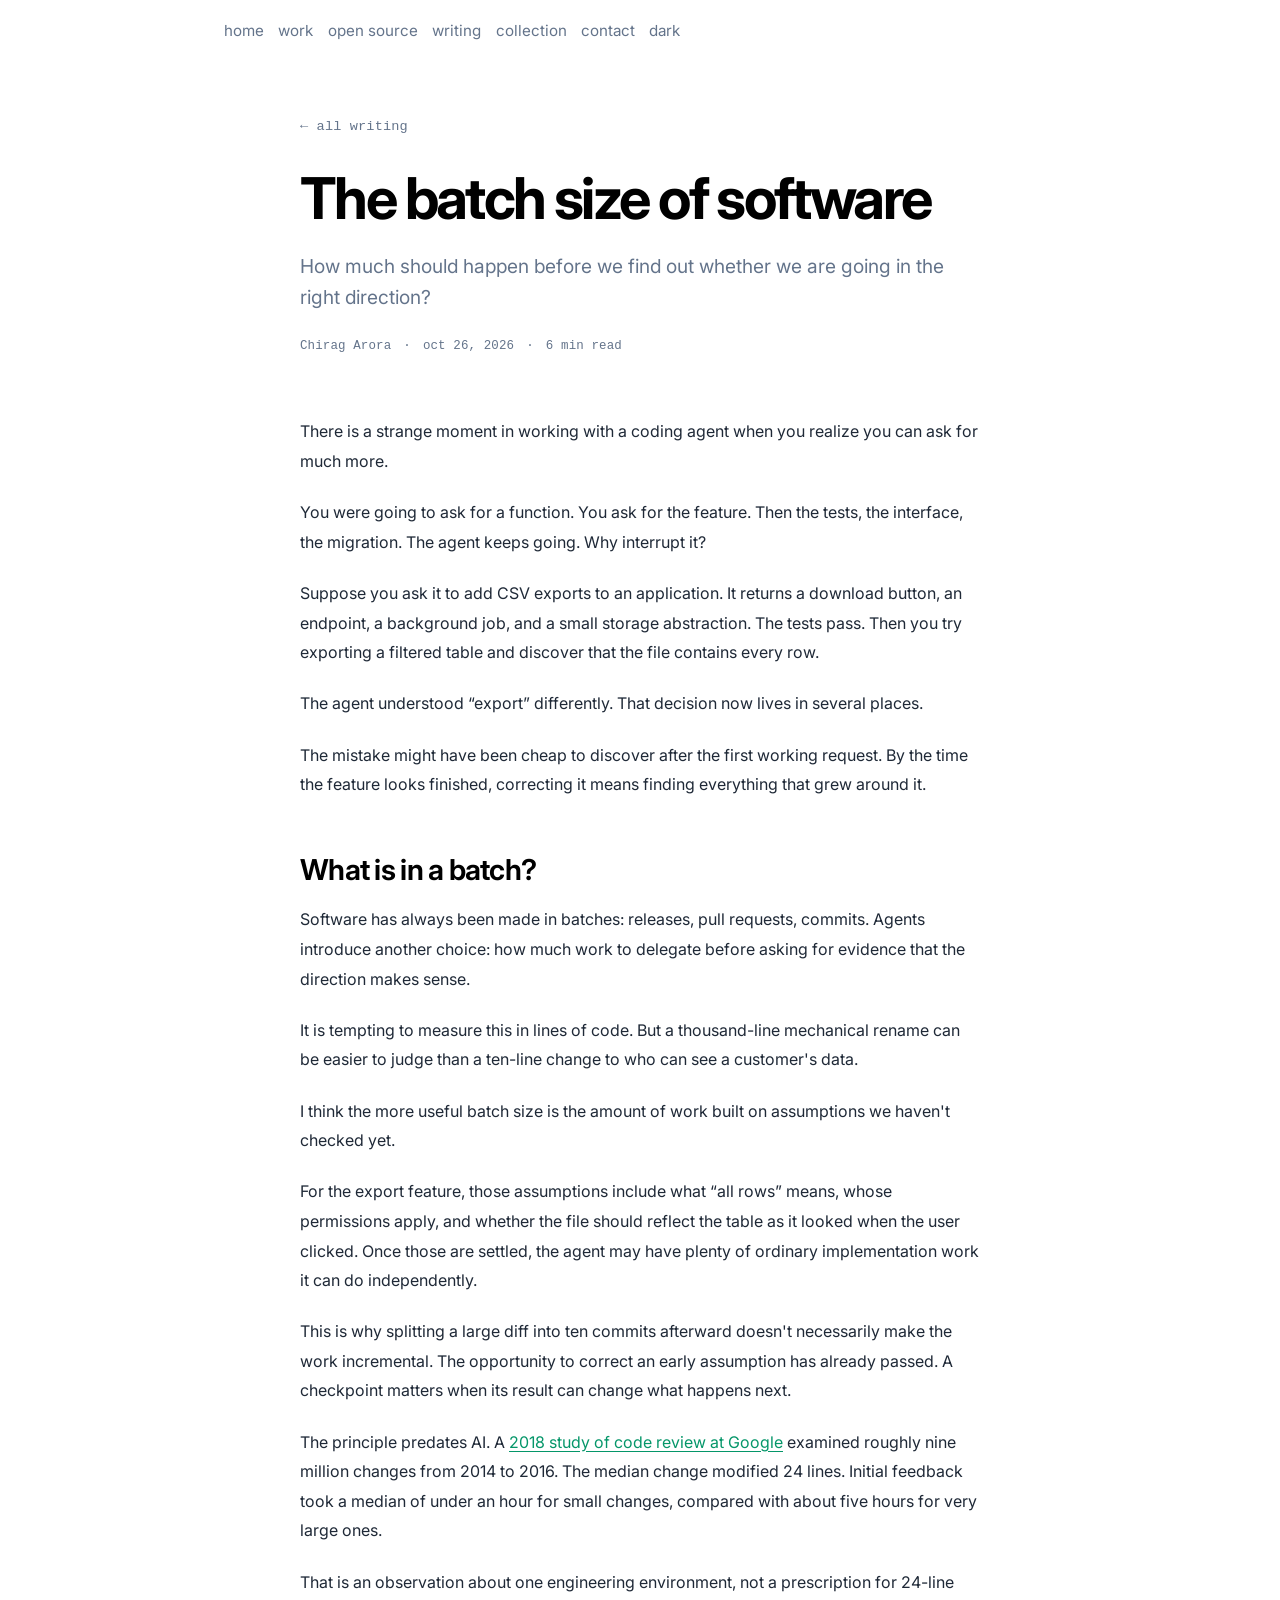
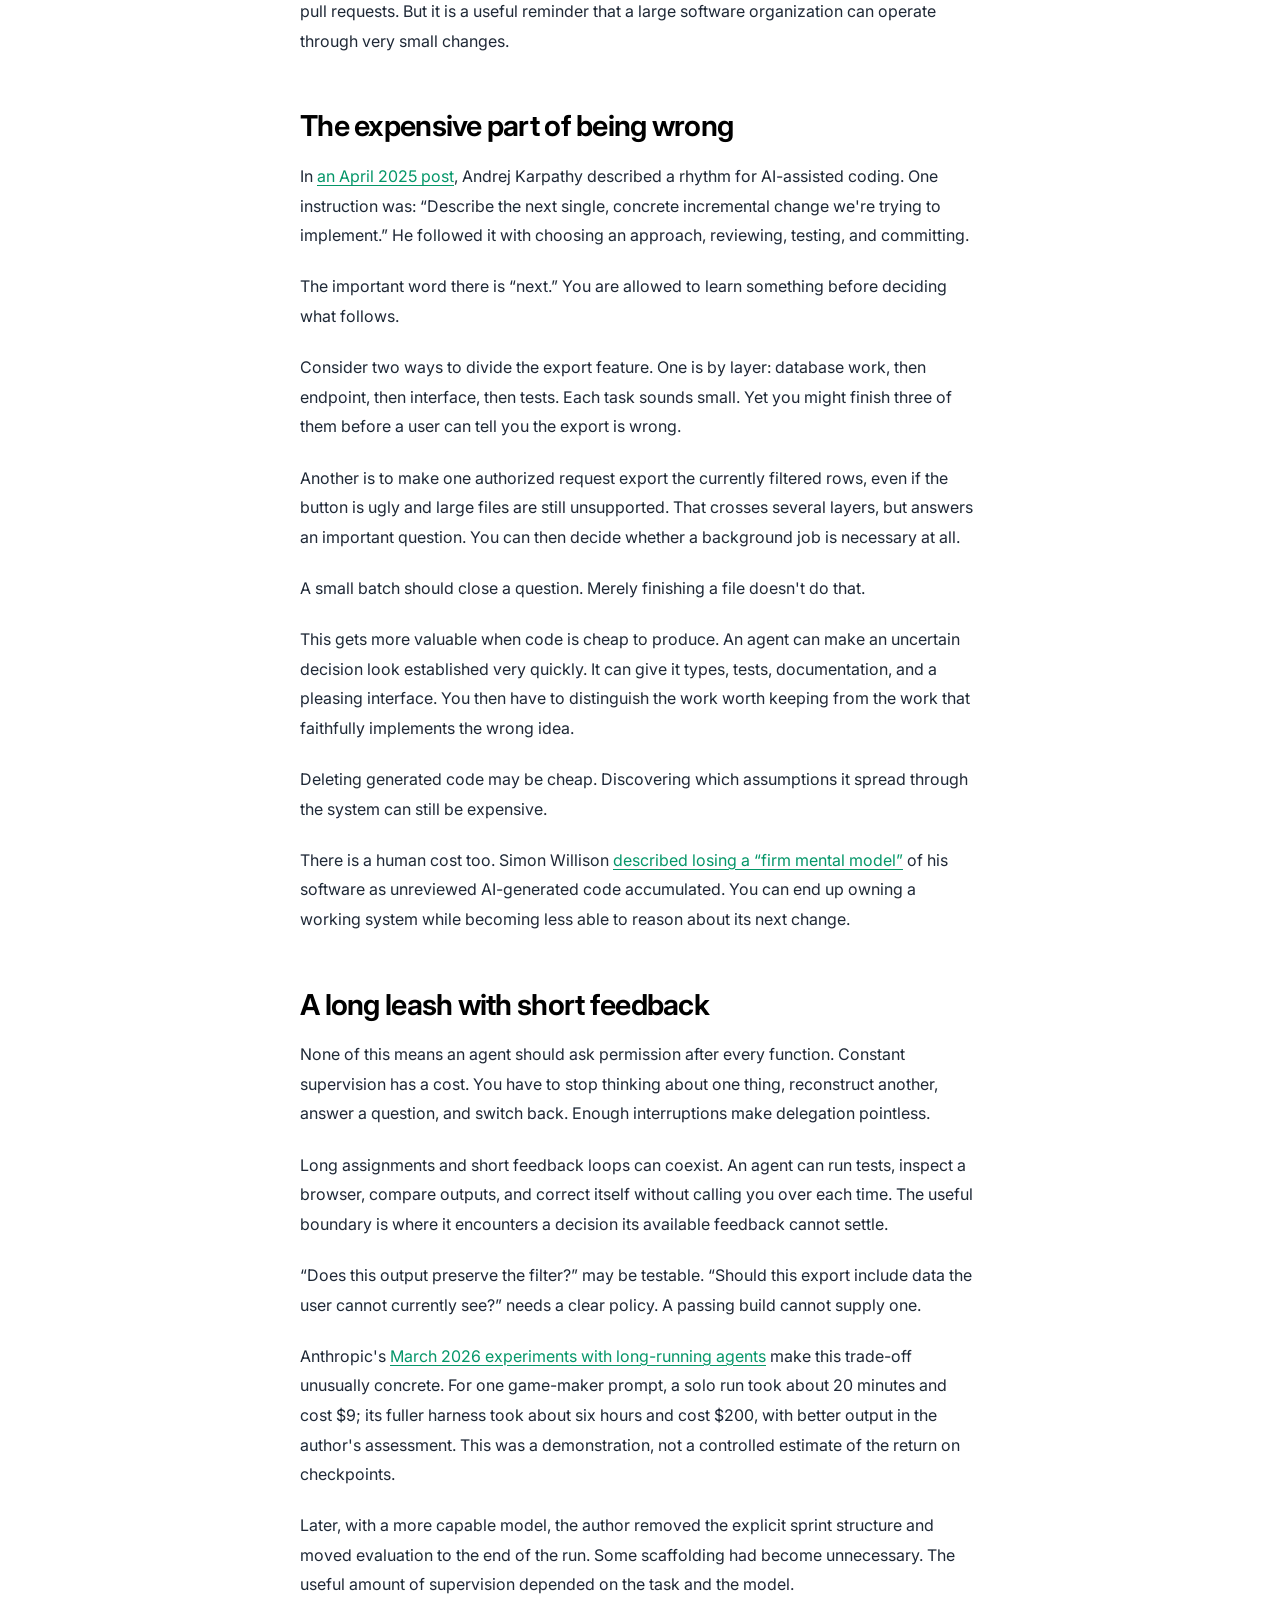
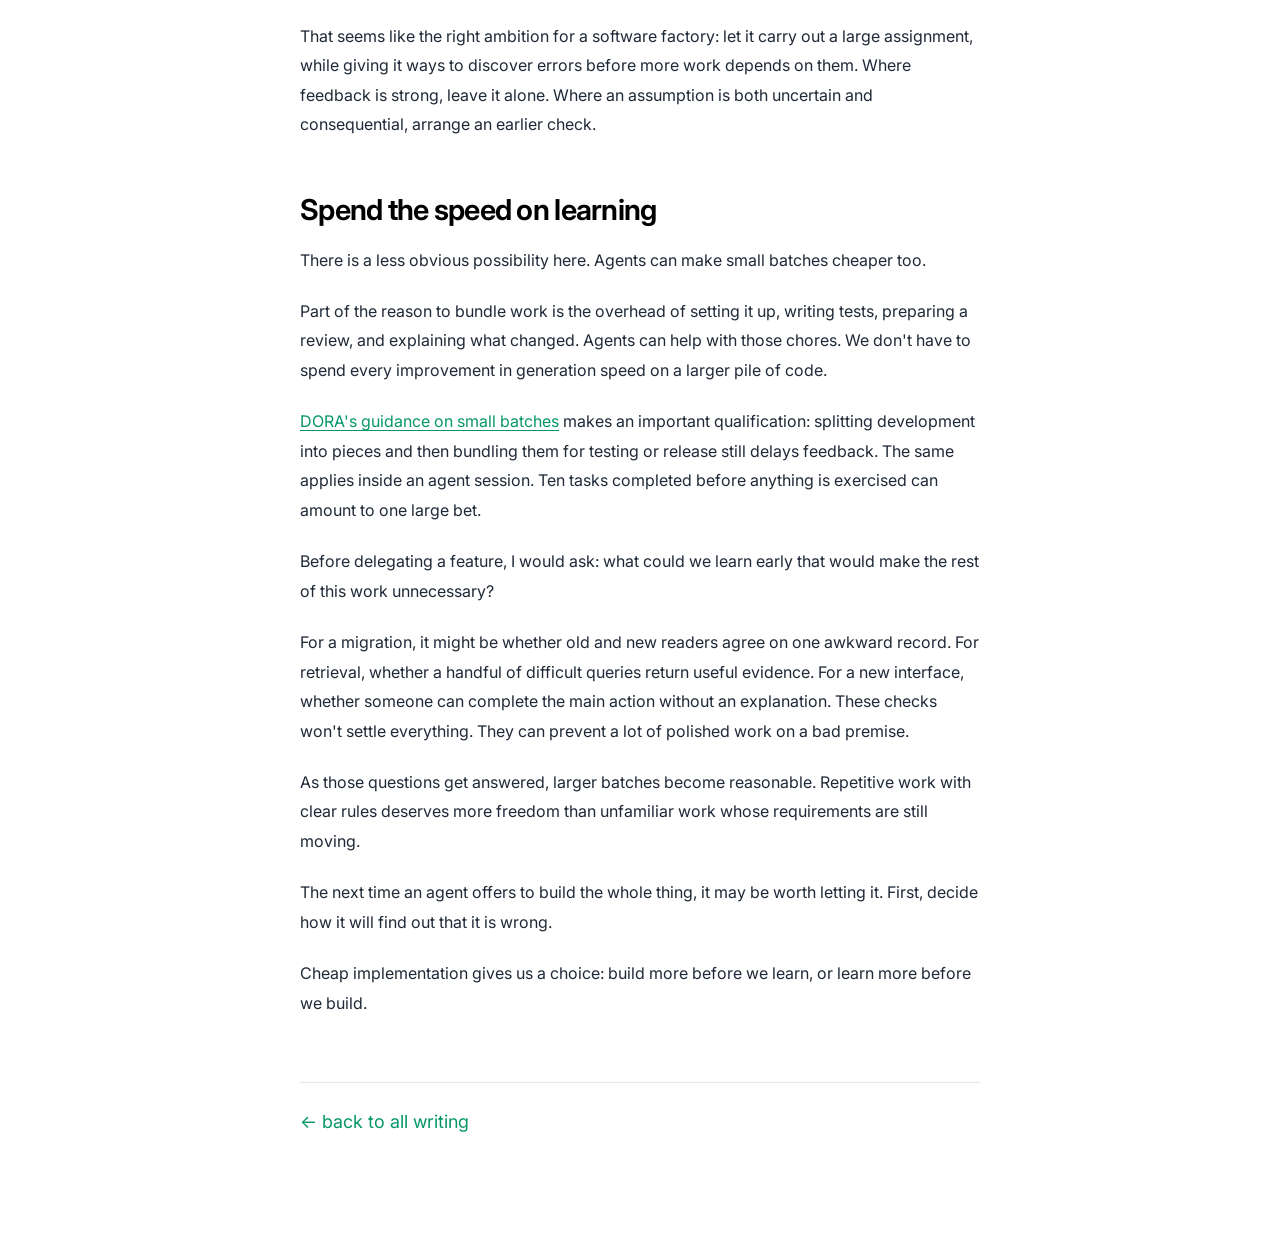
<file: batch-size.html>
<!DOCTYPE html>
<html lang="en">
<head>
    <meta charset="UTF-8">
    <meta name="viewport" content="width=device-width, initial-scale=1.0">
    <meta name="description" content="Coding agents make it easy to ask for more work at once. How much should happen before we learn whether we are going in the right direction?">
    <meta name="author" content="Chirag Arora">
    <meta name="theme-color" content="#ffffff">

    <meta property="og:type" content="article">
    <meta property="og:title" content="The batch size of software - Chirag Arora">
    <meta property="og:description" content="When implementation gets cheaper, the size of the work we delegate becomes a design decision.">
    <meta property="og:url" content="https://www.chiragarora.tech/batch-size">
    <meta property="article:published_time" content="2026-10-26T00:00:00+05:30">
    <meta property="article:author" content="Chirag Arora">

    <meta name="twitter:card" content="summary">
    <meta name="twitter:title" content="The batch size of software - Chirag Arora">
    <meta name="twitter:description" content="When implementation gets cheaper, the size of the work we delegate becomes a design decision.">
    <meta name="twitter:creator" content="@iChiragArora">

    <link rel="canonical" href="https://www.chiragarora.tech/batch-size">
    <title>The batch size of software - Chirag Arora</title>
    <link rel="icon" type="image/png" sizes="512x512" href="/favicon.png?v=2">
    <link rel="apple-touch-icon" href="/favicon.png?v=2">
    <link rel="preconnect" href="https://fonts.googleapis.com">
    <link rel="preconnect" href="https://fonts.gstatic.com" crossorigin>
    <link href="https://fonts.googleapis.com/css2?family=Inter:wght@400;500;600;700;800;900&amp;display=swap" rel="stylesheet">
    <link rel="stylesheet" href="styles.css">
    <link rel="stylesheet" href="essay.css">
    <script type="application/ld+json">
    {
        "@context": "https://schema.org",
        "@type": "BlogPosting",
        "headline": "The batch size of software",
        "description": "When implementation gets cheaper, the size of the work we delegate becomes a design decision.",
        "datePublished": "2026-10-26",
        "dateModified": "2026-10-26",
        "author": {
            "@type": "Person",
            "name": "Chirag Arora",
            "url": "https://www.chiragarora.tech/"
        },
        "mainEntityOfPage": "https://www.chiragarora.tech/batch-size",
        "inLanguage": "en"
    }
    </script>
</head>
<body class="reading-essay">
    <a href="#main-content" class="skip-link">Skip to main content</a>
    <progress class="scroll-progress" id="scrollProgress" max="100" value="0" aria-label="Reading progress"></progress>

    <header class="site-header">
        <nav class="nav" aria-label="Primary navigation">
            <a href="/">home</a>
            <a href="/#work">work</a>
            <a href="/#open-source">open source</a>
            <a href="/writing">writing</a>
            <a href="/collection">collection</a>
            <a href="/#contact">contact</a>
            <button class="theme-toggle" id="themeToggle" type="button" aria-label="Toggle theme">
                <span class="theme-label">theme</span>
            </button>
        </nav>
    </header>

    <main id="main-content" class="page essay-page">
        <article>
            <header class="essay-header">
                <a class="essay-kicker" href="/writing">&larr; all writing</a>
                <h1>The batch size of software</h1>
                <p class="essay-dek">How much should happen before we find out whether we are going in the right direction?</p>
                <div class="essay-meta">
                    <span>Chirag Arora</span>
                    <span aria-hidden="true">·</span>
                    <time datetime="2026-10-26">oct 26, 2026</time>
                    <span aria-hidden="true">·</span>
                    <span>6 min read</span>
                </div>
            </header>

            <div class="essay-body">
                <p>There is a strange moment in working with a coding agent when you realize you can ask for much more.</p>

                <p>You were going to ask for a function. You ask for the feature. Then the tests, the interface, the migration. The agent keeps going. Why interrupt it?</p>

                <p>Suppose you ask it to add CSV exports to an application. It returns a download button, an endpoint, a background job, and a small storage abstraction. The tests pass. Then you try exporting a filtered table and discover that the file contains every row.</p>

                <p>The agent understood “export” differently. That decision now lives in several places.</p>

                <p>The mistake might have been cheap to discover after the first working request. By the time the feature looks finished, correcting it means finding everything that grew around it.</p>

                <h2 id="what-is-in-a-batch">What is in a batch?</h2>

                <p>Software has always been made in batches: releases, pull requests, commits. Agents introduce another choice: how much work to delegate before asking for evidence that the direction makes sense.</p>

                <p>It is tempting to measure this in lines of code. But a thousand-line mechanical rename can be easier to judge than a ten-line change to who can see a customer's data.</p>

                <p>I think the more useful batch size is the amount of work built on assumptions we haven't checked yet.</p>

                <p>For the export feature, those assumptions include what “all rows” means, whose permissions apply, and whether the file should reflect the table as it looked when the user clicked. Once those are settled, the agent may have plenty of ordinary implementation work it can do independently.</p>

                <p>This is why splitting a large diff into ten commits afterward doesn't necessarily make the work incremental. The opportunity to correct an early assumption has already passed. A checkpoint matters when its result can change what happens next.</p>

                <p>The principle predates AI. A <a href="https://storage.googleapis.com/gweb-research2023-stg-media/pubtools/4476.pdf">2018 study of code review at Google</a> examined roughly nine million changes from 2014 to 2016. The median change modified 24 lines. Initial feedback took a median of under an hour for small changes, compared with about five hours for very large ones.</p>

                <p>That is an observation about one engineering environment, not a prescription for 24-line pull requests. But it is a useful reminder that a large software organization can operate through very small changes.</p>

                <h2 id="the-expensive-part-of-being-wrong">The expensive part of being wrong</h2>

                <p>In <a href="https://x.com/karpathy/status/1915581920022585597">an April 2025 post</a>, Andrej Karpathy described a rhythm for AI-assisted coding. One instruction was: “Describe the next single, concrete incremental change we're trying to implement.” He followed it with choosing an approach, reviewing, testing, and committing.</p>

                <p>The important word there is “next.” You are allowed to learn something before deciding what follows.</p>

                <p>Consider two ways to divide the export feature. One is by layer: database work, then endpoint, then interface, then tests. Each task sounds small. Yet you might finish three of them before a user can tell you the export is wrong.</p>

                <p>Another is to make one authorized request export the currently filtered rows, even if the button is ugly and large files are still unsupported. That crosses several layers, but answers an important question. You can then decide whether a background job is necessary at all.</p>

                <p>A small batch should close a question. Merely finishing a file doesn't do that.</p>

                <p>This gets more valuable when code is cheap to produce. An agent can make an uncertain decision look established very quickly. It can give it types, tests, documentation, and a pleasing interface. You then have to distinguish the work worth keeping from the work that faithfully implements the wrong idea.</p>

                <p>Deleting generated code may be cheap. Discovering which assumptions it spread through the system can still be expensive.</p>

                <p>There is a human cost too. Simon Willison <a href="https://bsky.app/profile/simonwillison.net/post/3meus4jrlqk2g">described losing a “firm mental model”</a> of his software as unreviewed AI-generated code accumulated. You can end up owning a working system while becoming less able to reason about its next change.</p>

                <h2 id="a-long-leash-with-short-feedback">A long leash with short feedback</h2>

                <p>None of this means an agent should ask permission after every function. Constant supervision has a cost. You have to stop thinking about one thing, reconstruct another, answer a question, and switch back. Enough interruptions make delegation pointless.</p>

                <p>Long assignments and short feedback loops can coexist. An agent can run tests, inspect a browser, compare outputs, and correct itself without calling you over each time. The useful boundary is where it encounters a decision its available feedback cannot settle.</p>

                <p>“Does this output preserve the filter?” may be testable. “Should this export include data the user cannot currently see?” needs a clear policy. A passing build cannot supply one.</p>

                <p>Anthropic's <a href="https://www.anthropic.com/research/harness-design-long-running-apps">March 2026 experiments with long-running agents</a> make this trade-off unusually concrete. For one game-maker prompt, a solo run took about 20 minutes and cost $9; its fuller harness took about six hours and cost $200, with better output in the author's assessment. This was a demonstration, not a controlled estimate of the return on checkpoints.</p>

                <p>Later, with a more capable model, the author removed the explicit sprint structure and moved evaluation to the end of the run. Some scaffolding had become unnecessary. The useful amount of supervision depended on the task and the model.</p>

                <p>That seems like the right ambition for a software factory: let it carry out a large assignment, while giving it ways to discover errors before more work depends on them. Where feedback is strong, leave it alone. Where an assumption is both uncertain and consequential, arrange an earlier check.</p>

                <h2 id="spend-the-speed-on-learning">Spend the speed on learning</h2>

                <p>There is a less obvious possibility here. Agents can make small batches cheaper too.</p>

                <p>Part of the reason to bundle work is the overhead of setting it up, writing tests, preparing a review, and explaining what changed. Agents can help with those chores. We don't have to spend every improvement in generation speed on a larger pile of code.</p>

                <p><a href="https://dora.dev/capabilities/working-in-small-batches/">DORA's guidance on small batches</a> makes an important qualification: splitting development into pieces and then bundling them for testing or release still delays feedback. The same applies inside an agent session. Ten tasks completed before anything is exercised can amount to one large bet.</p>

                <p>Before delegating a feature, I would ask: what could we learn early that would make the rest of this work unnecessary?</p>

                <p>For a migration, it might be whether old and new readers agree on one awkward record. For retrieval, whether a handful of difficult queries return useful evidence. For a new interface, whether someone can complete the main action without an explanation. These checks won't settle everything. They can prevent a lot of polished work on a bad premise.</p>

                <p>As those questions get answered, larger batches become reasonable. Repetitive work with clear rules deserves more freedom than unfamiliar work whose requirements are still moving.</p>

                <p>The next time an agent offers to build the whole thing, it may be worth letting it. First, decide how it will find out that it is wrong.</p>

                <p>Cheap implementation gives us a choice: build more before we learn, or learn more before we build.</p>
            </div>

            <footer class="essay-footer">
                <p><a href="/writing">&larr; back to all writing</a></p>
            </footer>
        </article>
    </main>

    <script src="script.js"></script>
</body>
</html>
</file>
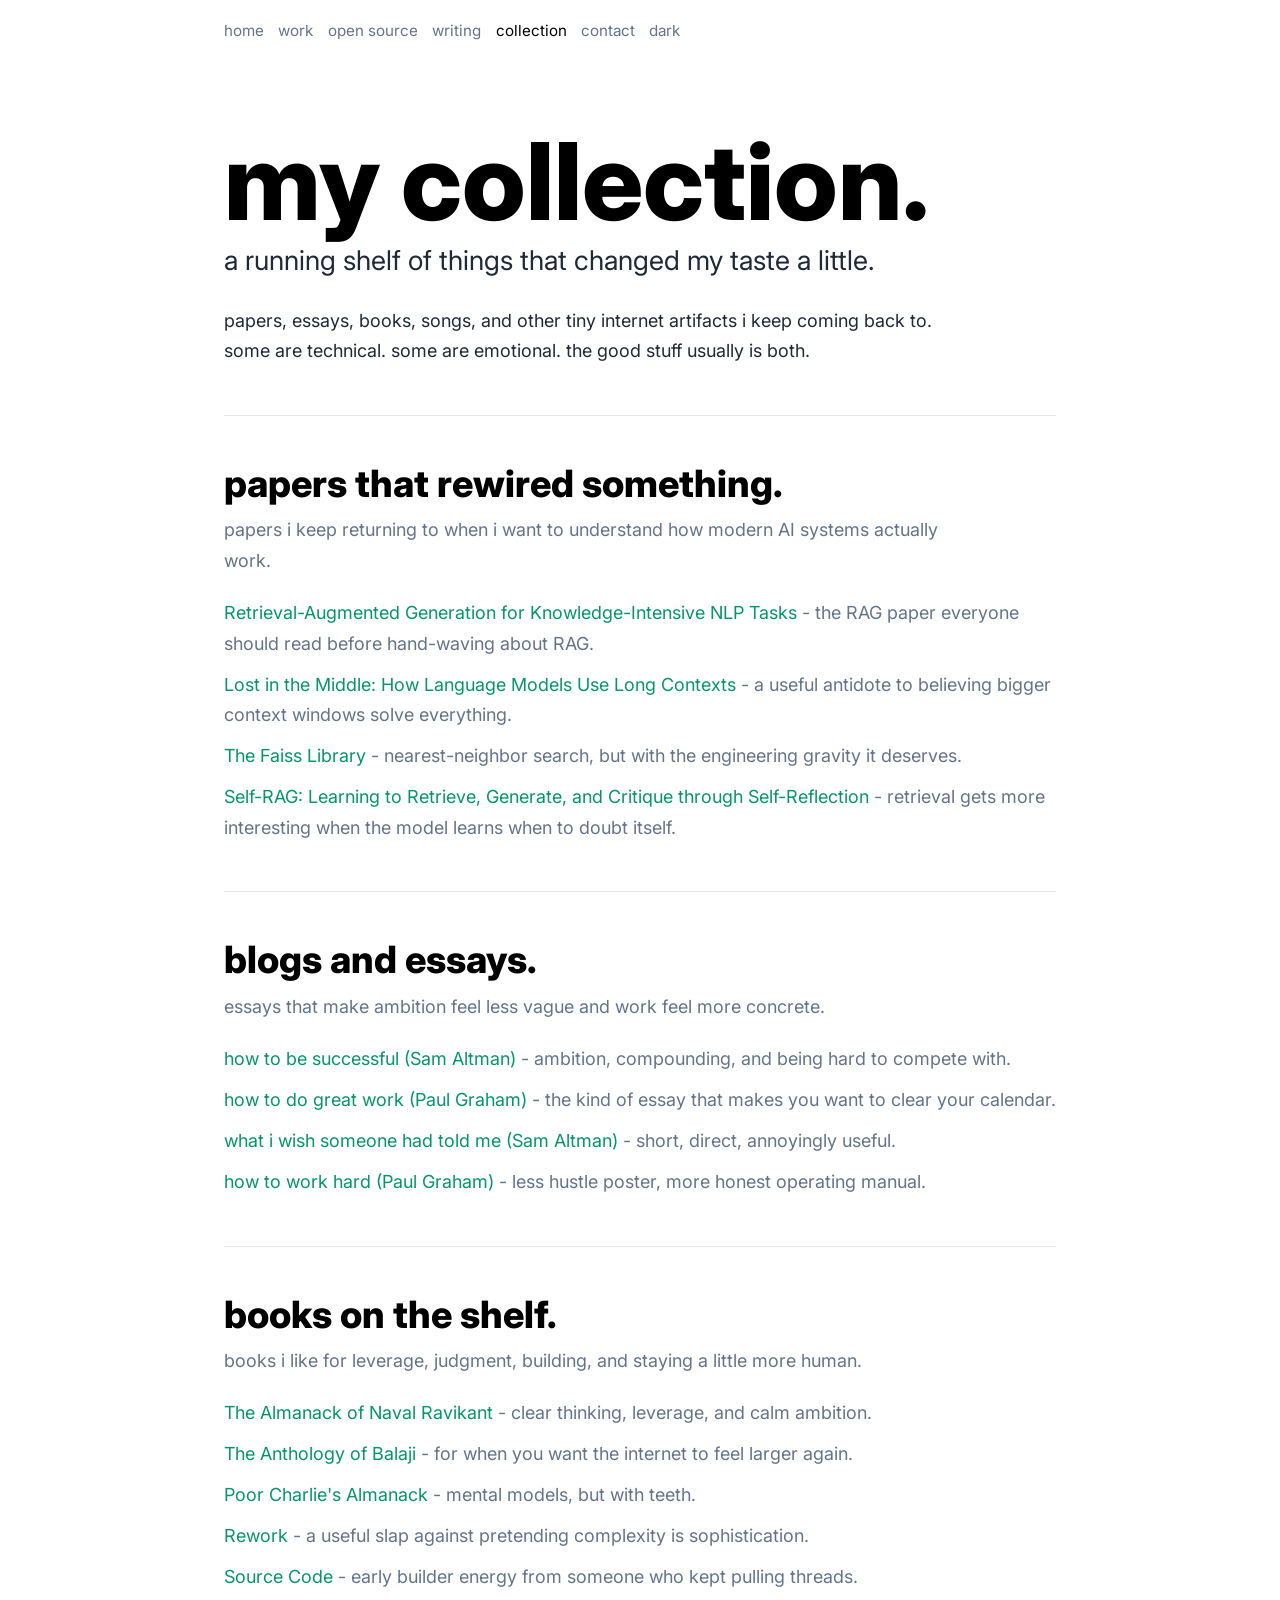
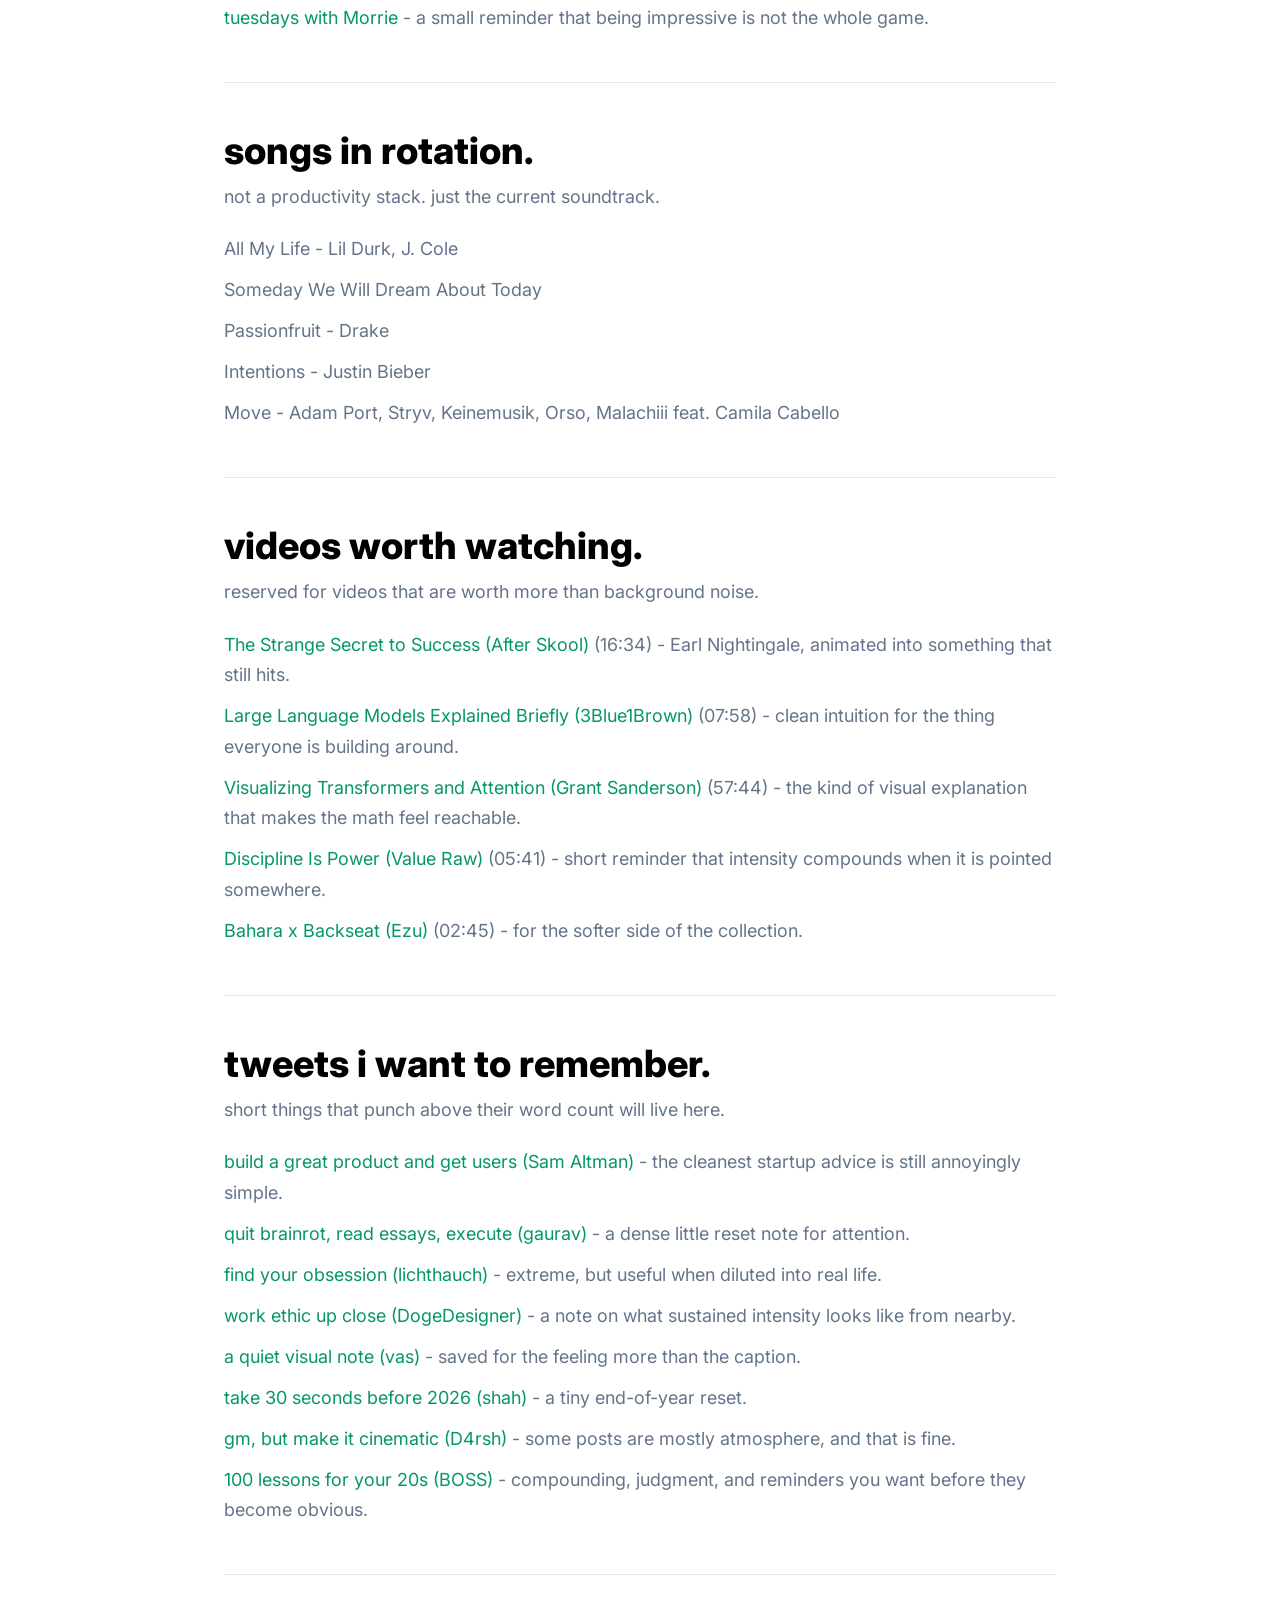
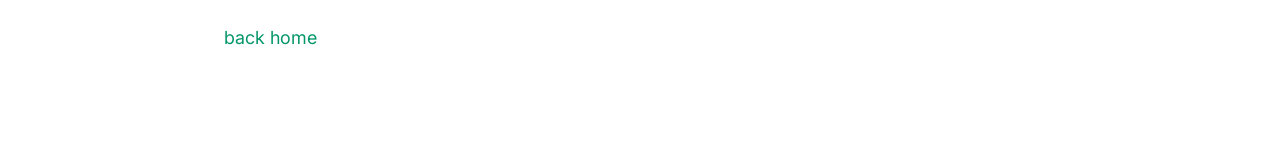
<file: collection.html>
<!DOCTYPE html>
<html lang="en">
<head>
    <meta charset="UTF-8">
    <meta name="viewport" content="width=device-width, initial-scale=1.0">
    <meta name="description" content="Chirag Arora's collection of videos, tweets, blogs, books, and songs worth keeping.">
    <meta name="author" content="Chirag Arora">
    <meta name="theme-color" content="#ffffff">

    <link rel="canonical" href="https://www.chiragarora.tech/collection">

    <title>collection - Chirag Arora</title>
    <link rel="icon" type="image/png" sizes="512x512" href="/favicon.png?v=2">
    <link rel="apple-touch-icon" href="/favicon.png?v=2">
    <link rel="preconnect" href="https://fonts.googleapis.com">
    <link rel="preconnect" href="https://fonts.gstatic.com" crossorigin>
    <link href="https://fonts.googleapis.com/css2?family=Inter:wght@400;500;600;700;800;900&amp;display=swap" rel="stylesheet">
    <link rel="stylesheet" href="styles.css">
</head>
<body>
    <a href="#main-content" class="skip-link">Skip to main content</a>
    <progress class="scroll-progress" id="scrollProgress" max="100" value="0" aria-label="Reading progress"></progress>

    <header class="site-header">
        <nav class="nav" aria-label="Primary navigation">
            <a href="/">home</a>
            <a href="/#work">work</a>
            <a href="/#open-source">open source</a>
            <a href="/writing">writing</a>
            <a href="/collection" aria-current="page">collection</a>
            <a href="/#contact">contact</a>
            <button class="theme-toggle" id="themeToggle" type="button" aria-label="Toggle theme">
                <span class="theme-label">theme</span>
            </button>
        </nav>
    </header>

    <main id="main-content" class="page collection-page">
        <section class="hero compact" aria-label="Collection introduction">
            <h1>my collection.</h1>
            <p class="lede">a running shelf of things that changed my taste a little.</p>
            <p>
                papers, essays, books, songs, and other tiny internet artifacts i keep coming back to.
                some are technical. some are emotional. the good stuff usually is both.
            </p>
        </section>

        <hr>

        <section class="collection-section" aria-labelledby="papers-heading">
            <h2 id="papers-heading">papers that rewired something.</h2>
            <p class="section-pointer">papers i keep returning to when i want to understand how modern AI systems actually work.</p>
            <ul class="collection-list">
                <li><a href="https://arxiv.org/abs/2005.11401" target="_blank" rel="noopener noreferrer">Retrieval-Augmented Generation for Knowledge-Intensive NLP Tasks</a> <span>the RAG paper everyone should read before hand-waving about RAG.</span></li>
                <li><a href="https://arxiv.org/abs/2307.03172" target="_blank" rel="noopener noreferrer">Lost in the Middle: How Language Models Use Long Contexts</a> <span>a useful antidote to believing bigger context windows solve everything.</span></li>
                <li><a href="https://arxiv.org/abs/2401.08281" target="_blank" rel="noopener noreferrer">The Faiss Library</a> <span>nearest-neighbor search, but with the engineering gravity it deserves.</span></li>
                <li><a href="https://arxiv.org/abs/2310.11511" target="_blank" rel="noopener noreferrer">Self-RAG: Learning to Retrieve, Generate, and Critique through Self-Reflection</a> <span>retrieval gets more interesting when the model learns when to doubt itself.</span></li>
            </ul>
        </section>

        <hr>

        <section class="collection-section" aria-labelledby="blogs-heading">
            <h2 id="blogs-heading">blogs and essays.</h2>
            <p class="section-pointer">essays that make ambition feel less vague and work feel more concrete.</p>
            <ul class="collection-list">
                <li><a href="https://blog.samaltman.com/how-to-be-successful" target="_blank" rel="noopener noreferrer">how to be successful (Sam Altman)</a> <span>ambition, compounding, and being hard to compete with.</span></li>
                <li><a href="https://www.paulgraham.com/greatwork.html" target="_blank" rel="noopener noreferrer">how to do great work (Paul Graham)</a> <span>the kind of essay that makes you want to clear your calendar.</span></li>
                <li><a href="https://blog.samaltman.com/what-i-wish-someone-had-told-me" target="_blank" rel="noopener noreferrer">what i wish someone had told me (Sam Altman)</a> <span>short, direct, annoyingly useful.</span></li>
                <li><a href="https://www.paulgraham.com/hwh.html" target="_blank" rel="noopener noreferrer">how to work hard (Paul Graham)</a> <span>less hustle poster, more honest operating manual.</span></li>
            </ul>
        </section>

        <hr>

        <section class="collection-section" aria-labelledby="books-heading">
            <h2 id="books-heading">books on the shelf.</h2>
            <p class="section-pointer">books i like for leverage, judgment, building, and staying a little more human.</p>
            <ul class="collection-list">
                <li><a href="https://www.amazon.in/s?k=The+Almanack+of+Naval+Ravikant" target="_blank" rel="noopener noreferrer">The Almanack of Naval Ravikant</a> <span>clear thinking, leverage, and calm ambition.</span></li>
                <li><a href="https://www.amazon.in/s?k=The+Anthology+of+Balaji" target="_blank" rel="noopener noreferrer">The Anthology of Balaji</a> <span>for when you want the internet to feel larger again.</span></li>
                <li><a href="https://www.amazon.in/s?k=Poor+Charlie%27s+Almanack" target="_blank" rel="noopener noreferrer">Poor Charlie's Almanack</a> <span>mental models, but with teeth.</span></li>
                <li><a href="https://www.amazon.in/s?k=Rework+Jason+Fried" target="_blank" rel="noopener noreferrer">Rework</a> <span>a useful slap against pretending complexity is sophistication.</span></li>
                <li><a href="https://www.amazon.in/s?k=Source+Code+Bill+Gates" target="_blank" rel="noopener noreferrer">Source Code</a> <span>early builder energy from someone who kept pulling threads.</span></li>
                <li><a href="https://www.amazon.in/s?k=Tuesdays+with+Morrie" target="_blank" rel="noopener noreferrer">tuesdays with Morrie</a> <span>a small reminder that being impressive is not the whole game.</span></li>
            </ul>
        </section>

        <hr>

        <section class="collection-section" aria-labelledby="songs-heading">
            <h2 id="songs-heading">songs in rotation.</h2>
            <p class="section-pointer">not a productivity stack. just the current soundtrack.</p>
            <ul class="collection-list">
                <li><span>All My Life - Lil Durk, J. Cole</span></li>
                <li><span>Someday We Will Dream About Today</span></li>
                <li><span>Passionfruit - Drake</span></li>
                <li><span>Intentions - Justin Bieber</span></li>
                <li><span>Move - Adam Port, Stryv, Keinemusik, Orso, Malachiii feat. Camila Cabello</span></li>
            </ul>
        </section>

        <hr>

        <section class="collection-section" aria-labelledby="videos-heading">
            <h2 id="videos-heading">videos worth watching.</h2>
            <p class="section-pointer">reserved for videos that are worth more than background noise.</p>
            <ul class="collection-list">
                <li><a href="https://youtu.be/Vifg2LgF_ic?si=omsq0BisiPXWGIEi" target="_blank" rel="noopener noreferrer">The Strange Secret to Success (After Skool)</a> <span class="duration">(16:34)</span> <span>Earl Nightingale, animated into something that still hits.</span></li>
                <li><a href="https://youtu.be/LPZh9BOjkQs?si=pzi1LEdT9t7v1s1_" target="_blank" rel="noopener noreferrer">Large Language Models Explained Briefly (3Blue1Brown)</a> <span class="duration">(07:58)</span> <span>clean intuition for the thing everyone is building around.</span></li>
                <li><a href="https://youtu.be/KJtZARuO3JY?si=DIZJ02s-xAHWwzeB" target="_blank" rel="noopener noreferrer">Visualizing Transformers and Attention (Grant Sanderson)</a> <span class="duration">(57:44)</span> <span>the kind of visual explanation that makes the math feel reachable.</span></li>
                <li><a href="https://youtu.be/AbtpZvC8aT4?si=hTwwR3iH4RekzzTX" target="_blank" rel="noopener noreferrer">Discipline Is Power (Value Raw)</a> <span class="duration">(05:41)</span> <span>short reminder that intensity compounds when it is pointed somewhere.</span></li>
                <li><a href="https://youtu.be/_Gh2CSipv4o?si=KdezD7Jwymxb2mfu" target="_blank" rel="noopener noreferrer">Bahara x Backseat (Ezu)</a> <span class="duration">(02:45)</span> <span>for the softer side of the collection.</span></li>
            </ul>
        </section>

        <hr>

        <section class="collection-section" aria-labelledby="tweets-heading">
            <h2 id="tweets-heading">tweets i want to remember.</h2>
            <p class="section-pointer">short things that punch above their word count will live here.</p>
            <ul class="collection-list">
                <li><a href="https://x.com/sama/status/630869612536725504" target="_blank" rel="noopener noreferrer">build a great product and get users (Sam Altman)</a> <span>the cleanest startup advice is still annoyingly simple.</span></li>
                <li><a href="https://x.com/gaxrav/status/1846226808112353597" target="_blank" rel="noopener noreferrer">quit brainrot, read essays, execute (gaurav)</a> <span>a dense little reset note for attention.</span></li>
                <li><a href="https://x.com/lichthauch/status/2043776198447169982" target="_blank" rel="noopener noreferrer">find your obsession (lichthauch)</a> <span>extreme, but useful when diluted into real life.</span></li>
                <li><a href="https://x.com/cb_doge/status/2017860320560046355" target="_blank" rel="noopener noreferrer">work ethic up close (DogeDesigner)</a> <span>a note on what sustained intensity looks like from nearby.</span></li>
                <li><a href="https://x.com/vasuman/status/2009664478095294498" target="_blank" rel="noopener noreferrer">a quiet visual note (vas)</a> <span>saved for the feeling more than the caption.</span></li>
                <li><a href="https://x.com/shahh/status/2003948905697104098?s=20" target="_blank" rel="noopener noreferrer">take 30 seconds before 2026 (shah)</a> <span>a tiny end-of-year reset.</span></li>
                <li><a href="https://x.com/d4rsh_tw/status/1994985334233600464?s=20" target="_blank" rel="noopener noreferrer">gm, but make it cinematic (D4rsh)</a> <span>some posts are mostly atmosphere, and that is fine.</span></li>
                <li><a href="https://x.com/thebeautyofsaas/status/1994497604571324456?s=20" target="_blank" rel="noopener noreferrer">100 lessons for your 20s (BOSS)</a> <span>compounding, judgment, and reminders you want before they become obvious.</span></li>
            </ul>
        </section>

        <hr>

        <p><a href="/">back home</a></p>
    </main>

    <script src="script.js"></script>
</body>
</html>
</file>
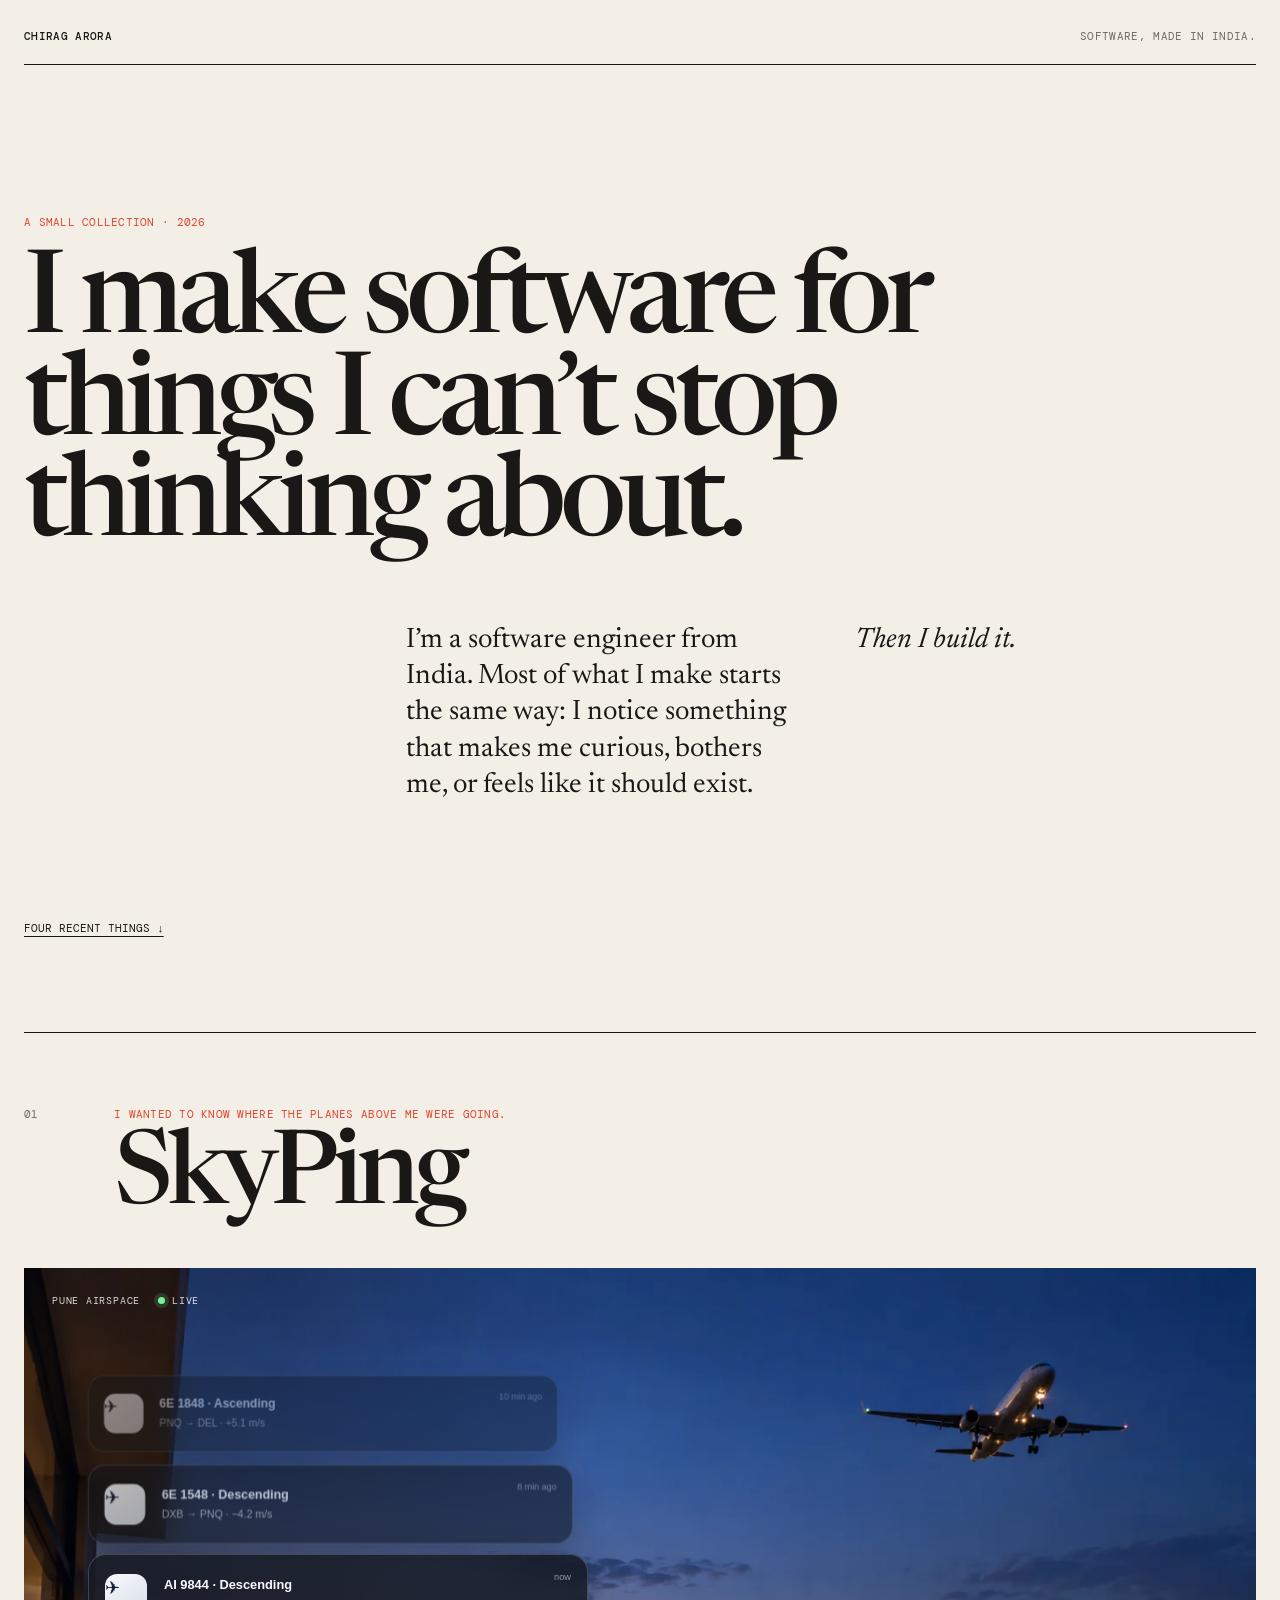
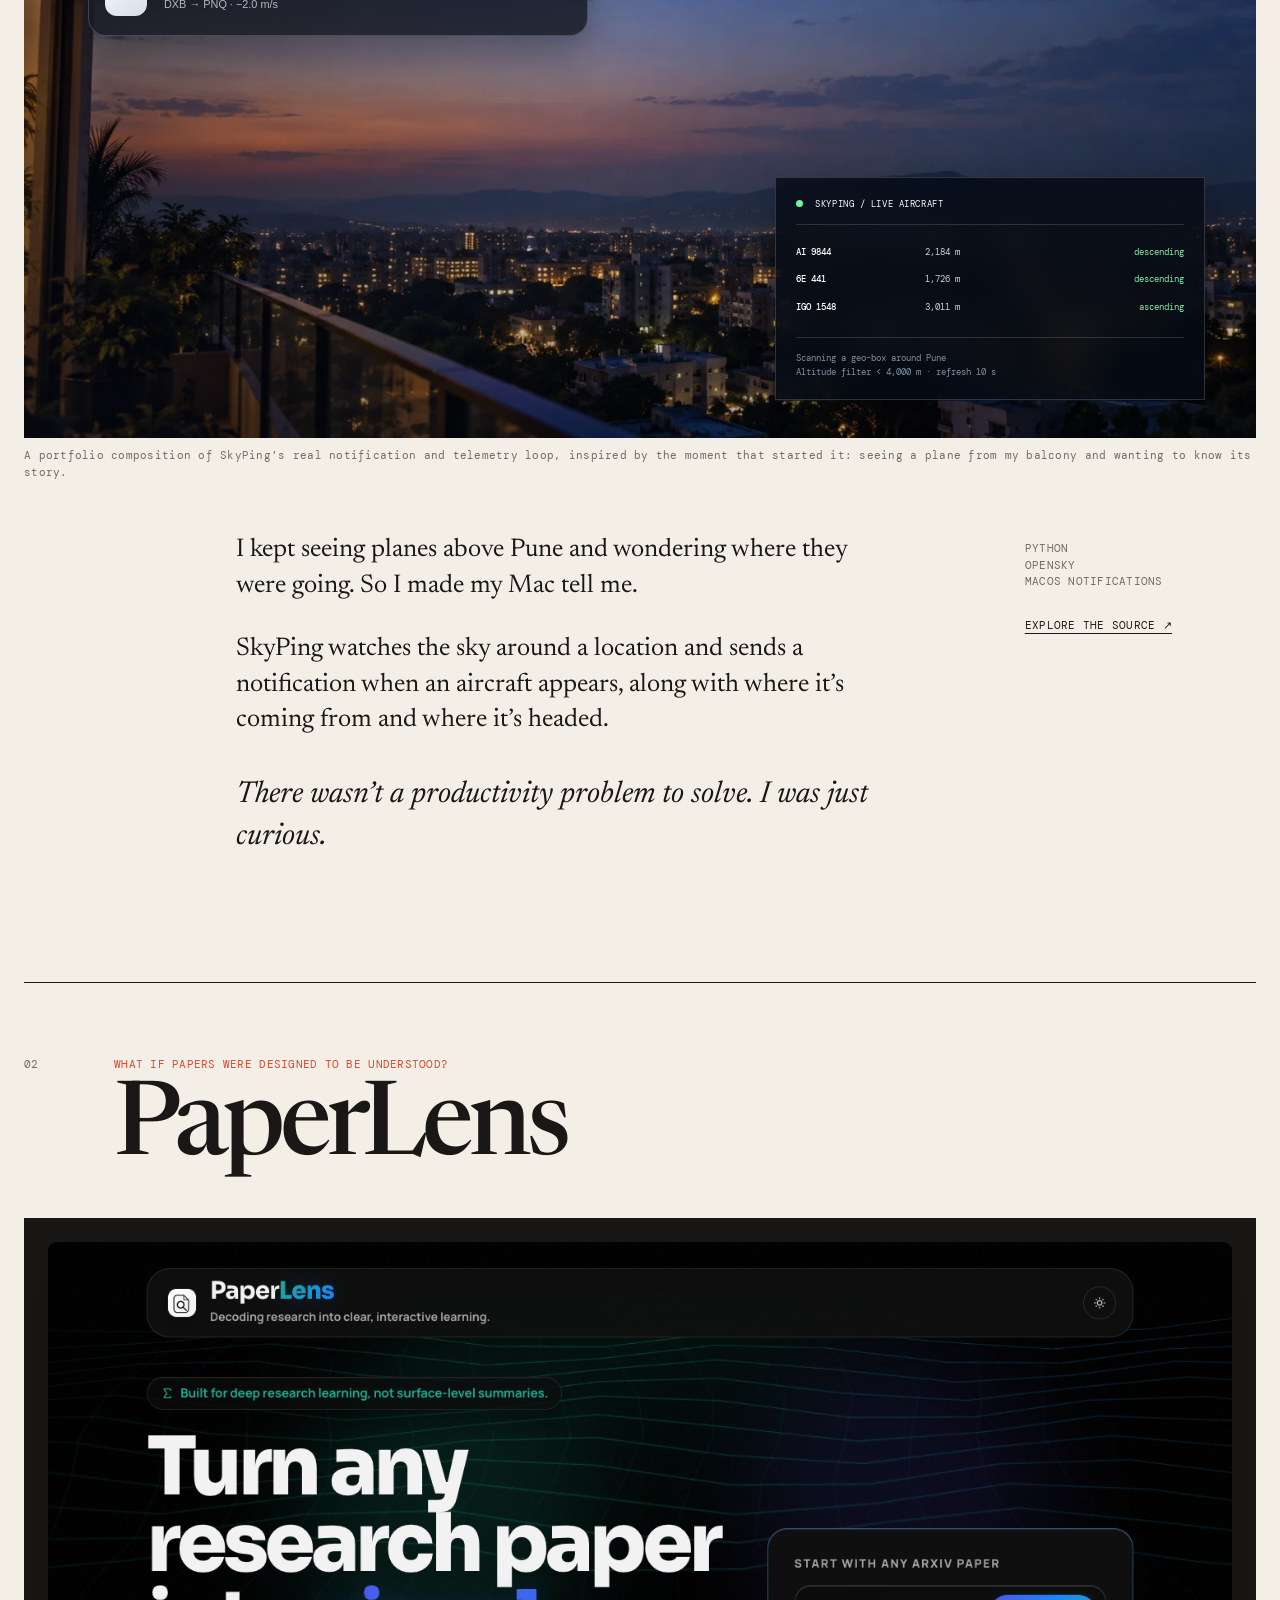
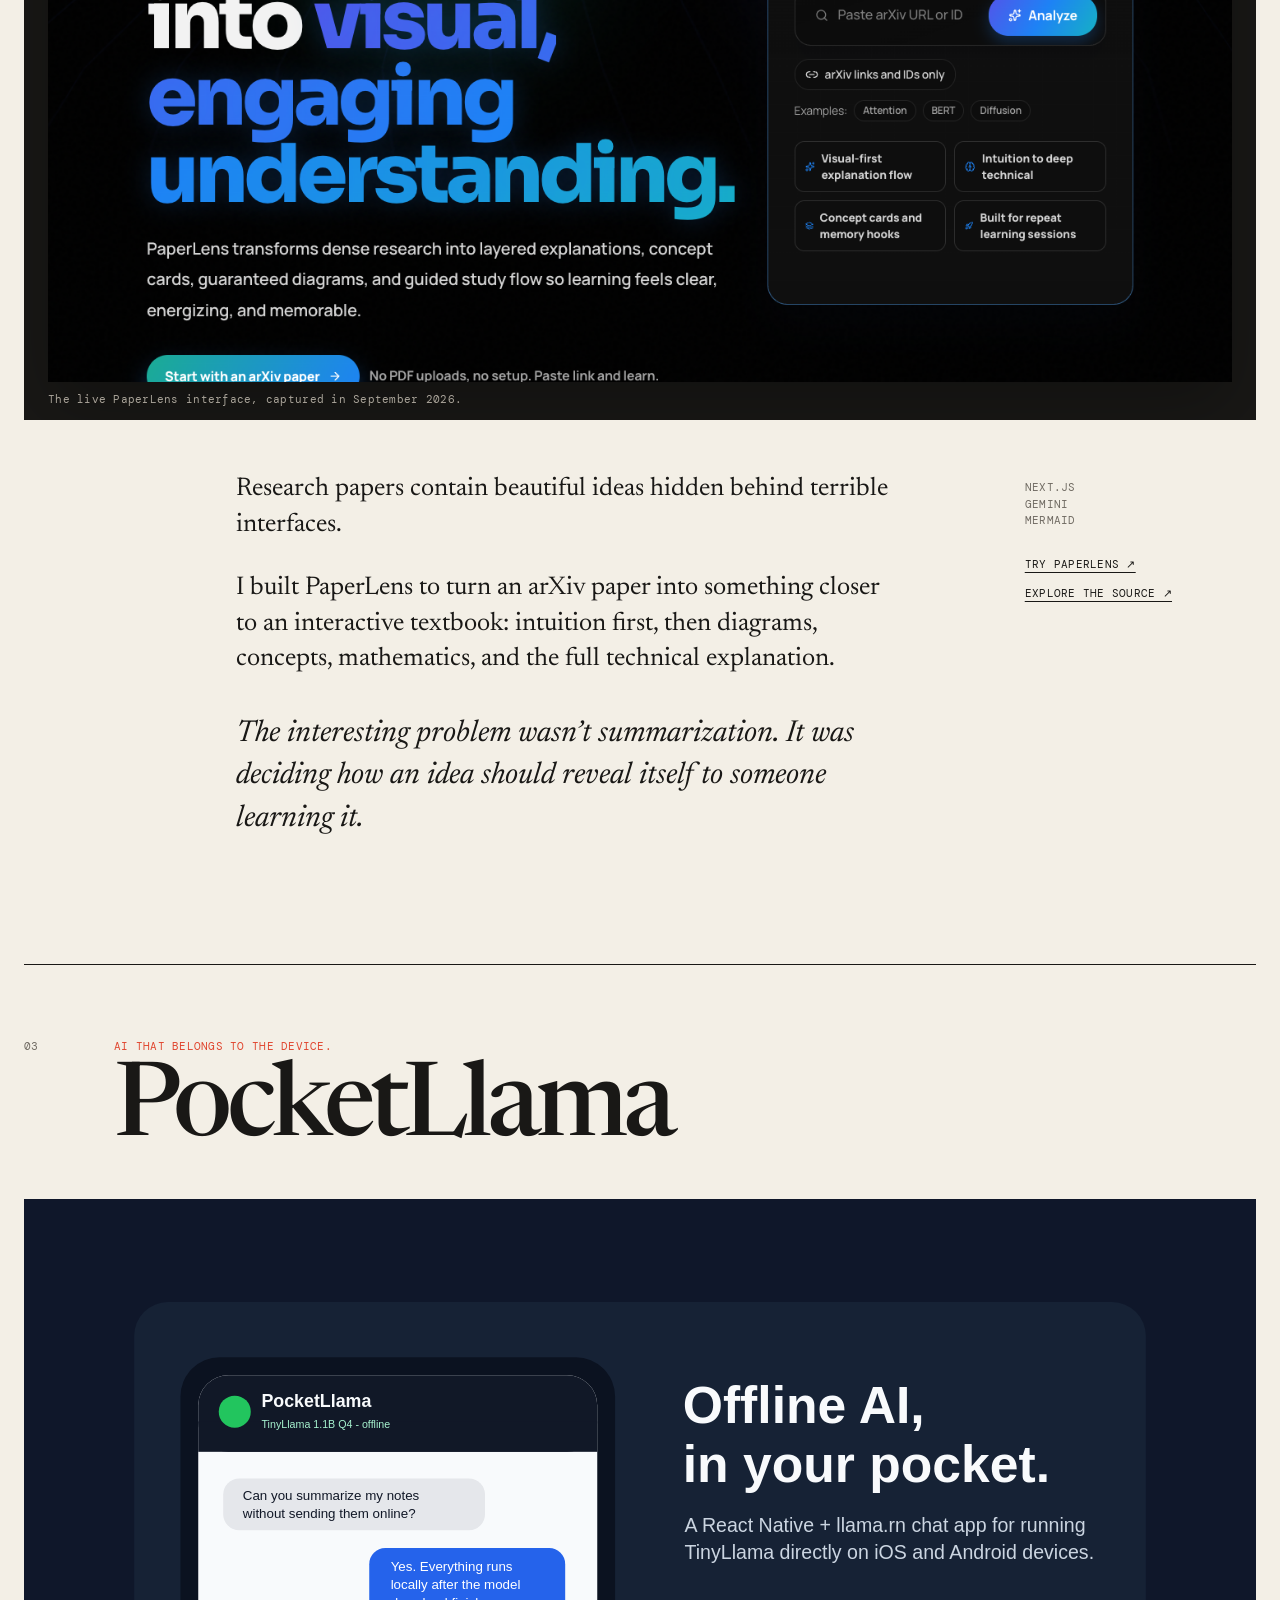
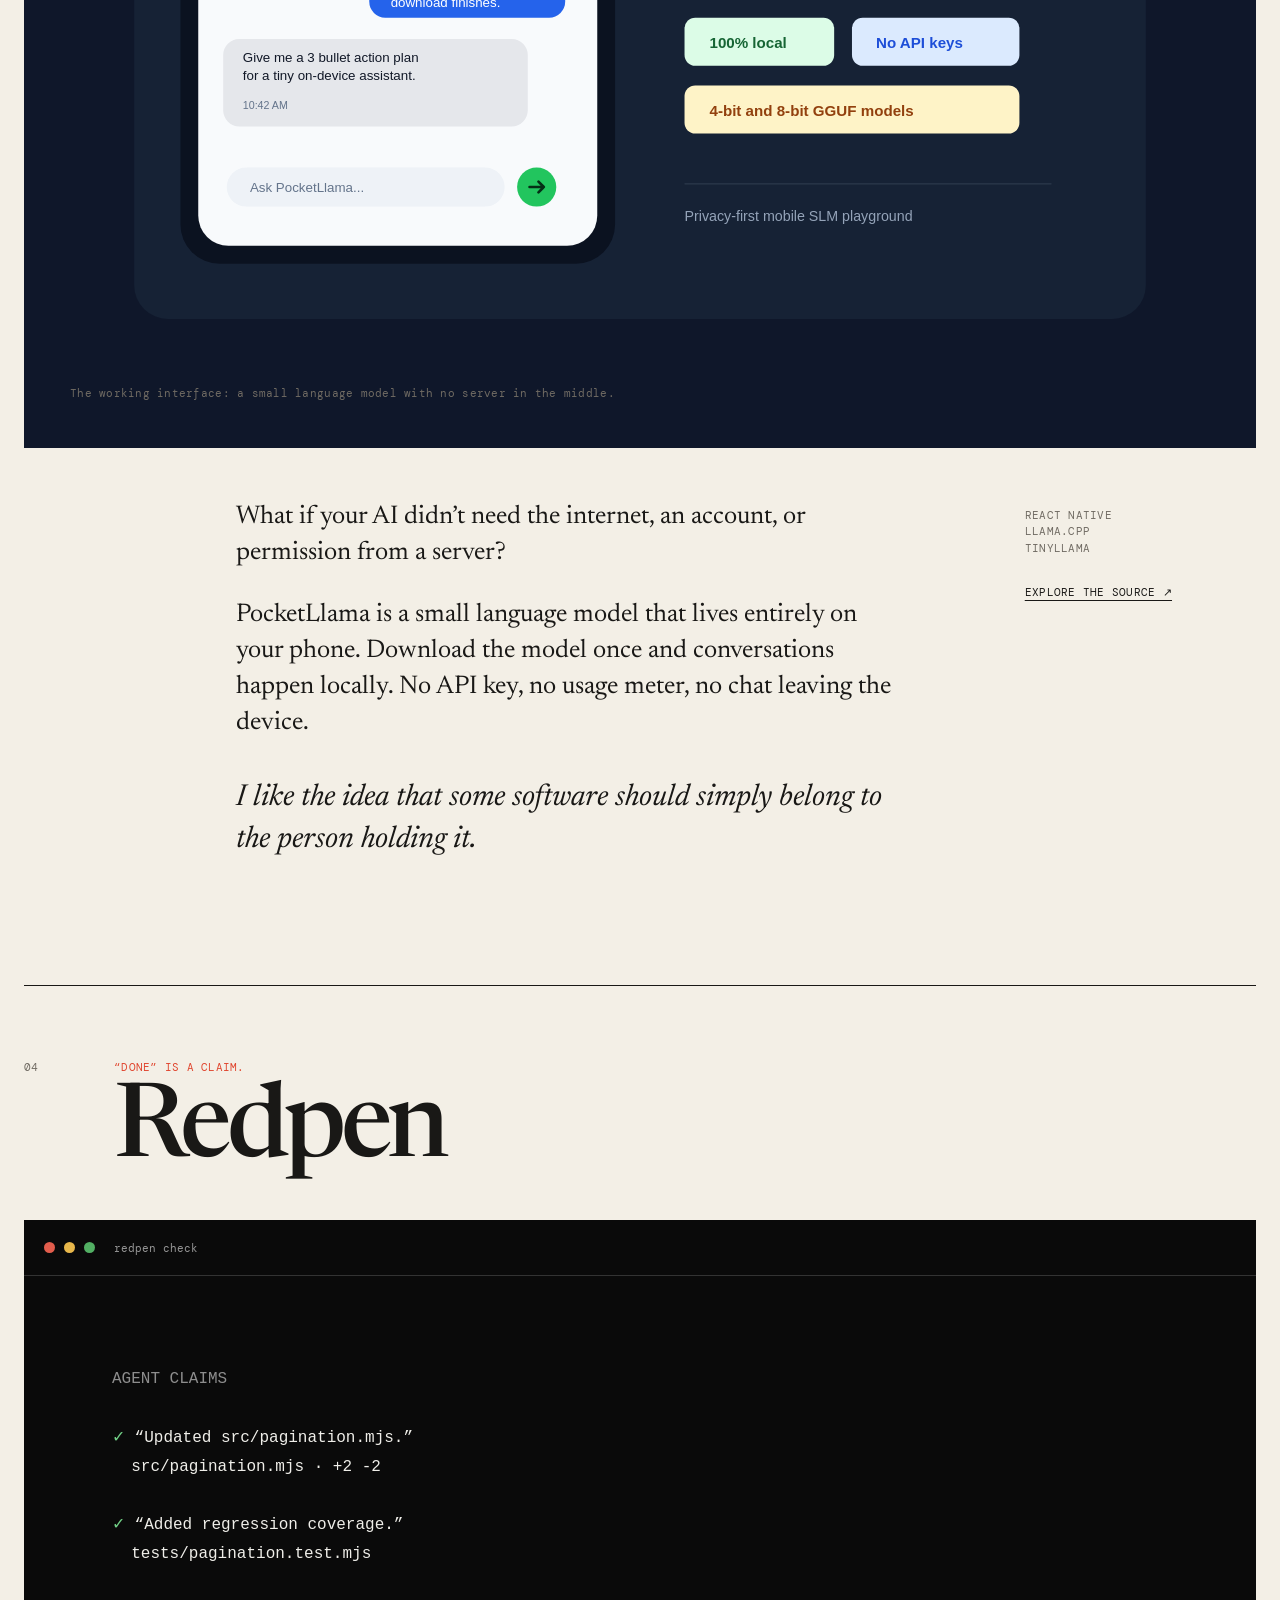
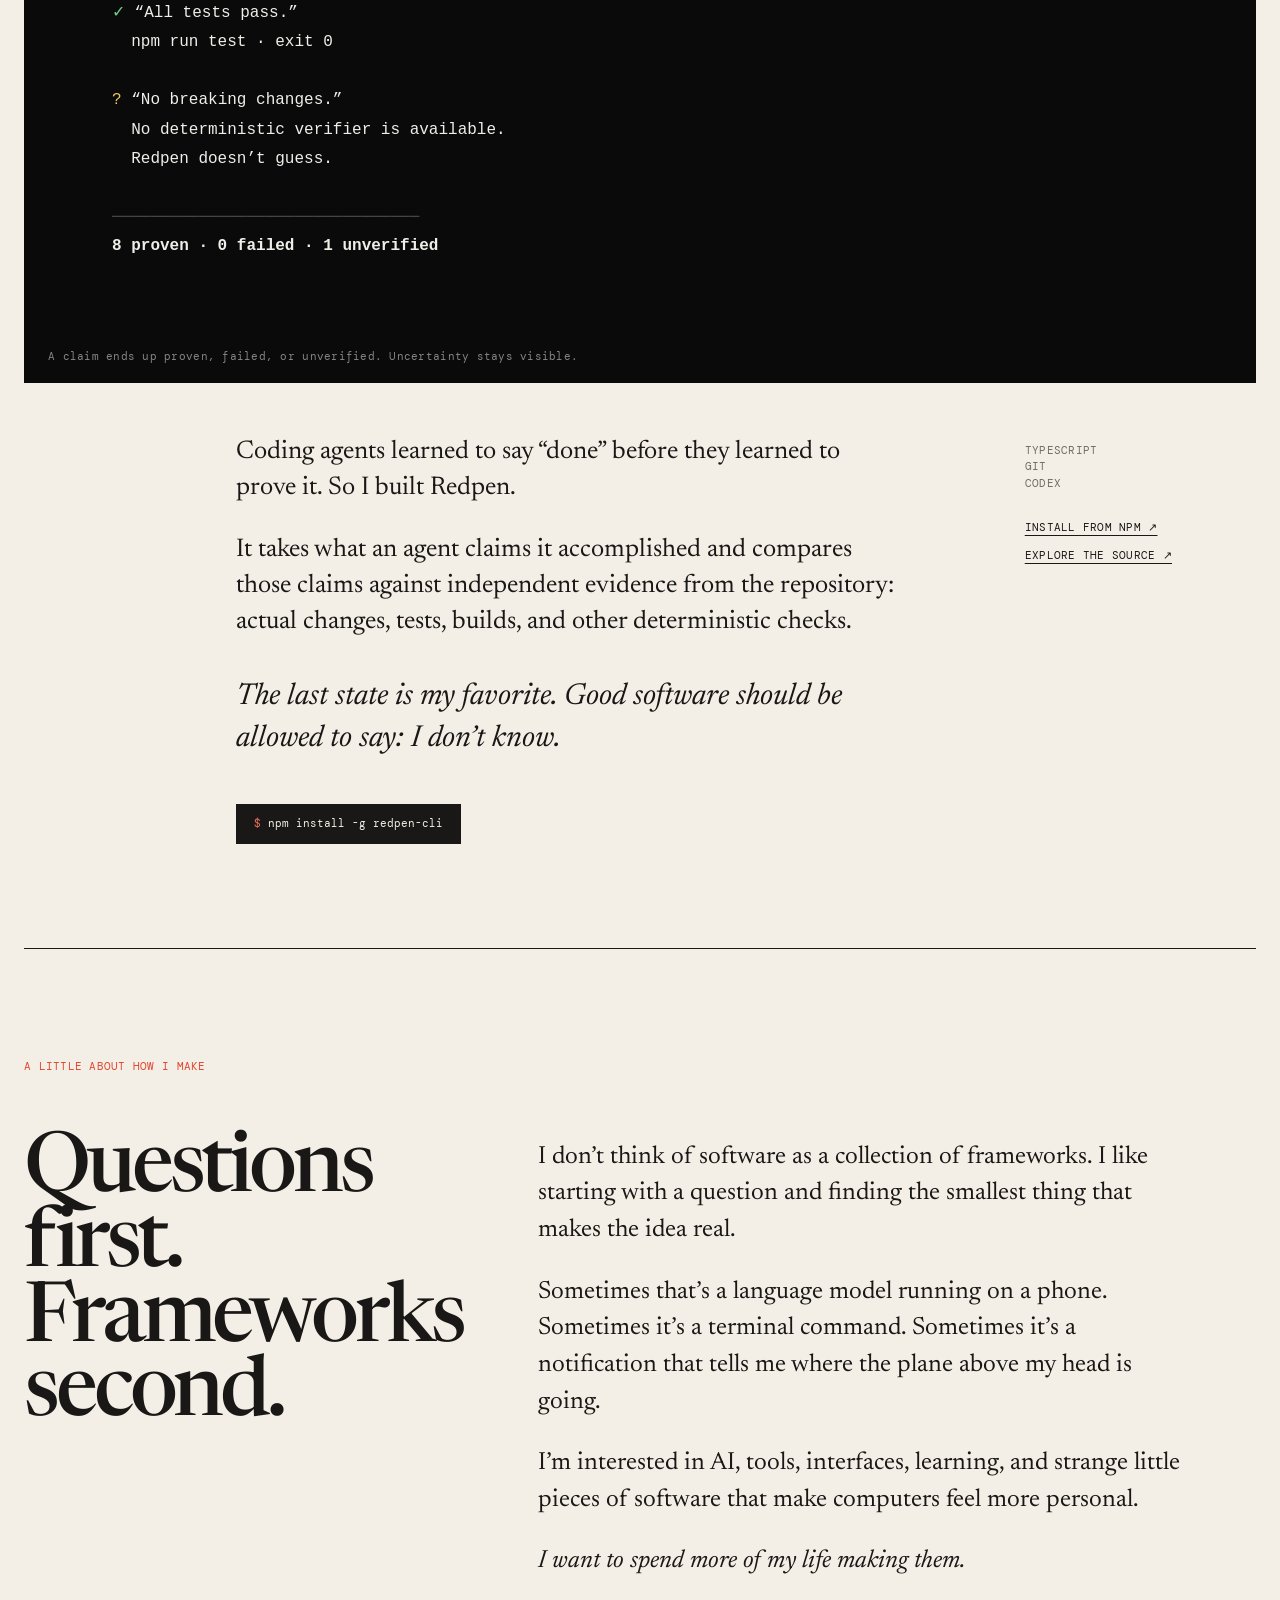
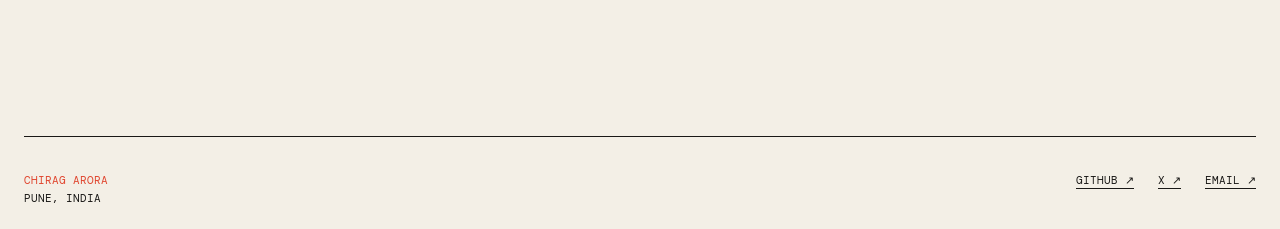
<file: made.html>
<!DOCTYPE html>
<html lang="en">
<head>
    <meta charset="UTF-8">
    <meta name="viewport" content="width=device-width, initial-scale=1.0">
    <meta name="description" content="Four pieces of software made by Chirag Arora from curiosity: SkyPing, PaperLens, PocketLlama, and Redpen.">
    <meta name="author" content="Chirag Arora">
    <meta name="theme-color" content="#f3efe6">

    <meta property="og:type" content="website">
    <meta property="og:title" content="Things I made — Chirag Arora">
    <meta property="og:description" content="I make software for things I can't stop thinking about.">
    <meta property="og:url" content="https://www.chiragarora.tech/made">
    <meta property="og:image" content="https://www.chiragarora.tech/made-assets/paperlens-home.png">

    <meta name="twitter:card" content="summary_large_image">
    <meta name="twitter:title" content="Things I made — Chirag Arora">
    <meta name="twitter:description" content="I make software for things I can't stop thinking about.">
    <meta name="twitter:image" content="https://www.chiragarora.tech/made-assets/paperlens-home.png">

    <link rel="canonical" href="https://www.chiragarora.tech/made">
    <title>Things I made — Chirag Arora</title>
    <link rel="icon" type="image/png" sizes="512x512" href="/favicon.png?v=2">
    <link rel="preconnect" href="https://fonts.googleapis.com">
    <link rel="preconnect" href="https://fonts.gstatic.com" crossorigin>
    <link href="https://fonts.googleapis.com/css2?family=DM+Mono:wght@400;500&amp;family=Newsreader:opsz,wght@6..72,400;6..72,500;6..72,600&amp;display=swap" rel="stylesheet">
    <link rel="stylesheet" href="/made.css">
</head>
<body>
    <a class="skip-link" href="#work">Skip to the work</a>

    <header class="masthead" aria-label="Page header">
        <a class="wordmark" href="/">Chirag Arora</a>
        <p>Software, made in India.</p>
    </header>

    <main>
        <section class="intro" aria-labelledby="page-title">
            <p class="edition">A small collection · 2026</p>
            <h1 id="page-title">I make software for things I can’t stop thinking about.</h1>
            <div class="intro-copy">
                <p>I’m a software engineer from India. Most of what I make starts the same way: I notice something that makes me curious, bothers me, or feels like it should exist.</p>
                <p>Then I build it.</p>
            </div>
            <a class="down-link" href="#work">Four recent things <span aria-hidden="true">↓</span></a>
        </section>

        <section class="projects" id="work" aria-label="Selected projects">
            <article class="project" id="skyping">
                <header class="project-heading">
                    <p class="project-number">01</p>
                    <div>
                        <p class="project-question">I wanted to know where the planes above me were going.</p>
                        <h2>SkyPing</h2>
                    </div>
                </header>
                <figure class="project-visual sky-visual">
                    <div class="sky-frame">
                        <img src="/made-assets/skyping-pune-dusk.webp" alt="A passenger aircraft descending over Pune at blue hour, seen from an apartment balcony" width="1440" height="901">
                        <div class="sky-coordinate" aria-hidden="true">
                            <span>Pune airspace</span>
                            <span class="live-dot">Live</span>
                        </div>
                        <div class="notification-stack" aria-label="Examples of native SkyPing flight notifications">
                            <article class="flight-notification notification-back">
                                <span class="plane-mark" aria-hidden="true">✈</span>
                                <div><strong>6E 1848 · Ascending</strong><span>PNQ → DEL · +5.1 m/s</span></div>
                                <time>10 min ago</time>
                            </article>
                            <article class="flight-notification notification-middle">
                                <span class="plane-mark" aria-hidden="true">✈</span>
                                <div><strong>6E 1548 · Descending</strong><span>DXB → PNQ · −4.2 m/s</span></div>
                                <time>8 min ago</time>
                            </article>
                            <article class="flight-notification notification-front">
                                <span class="plane-mark" aria-hidden="true">✈</span>
                                <div><strong>AI 9844 · Descending</strong><span>DXB → PNQ · −2.0 m/s</span></div>
                                <time>now</time>
                            </article>
                        </div>
                        <div class="telemetry-card" aria-label="SkyPing live aircraft telemetry example">
                            <div class="telemetry-title"><span></span> SkyPing / live aircraft</div>
                            <div class="telemetry-row"><b>AI 9844</b><span>2,184 m</span><em>descending</em></div>
                            <div class="telemetry-row"><b>6E 441</b><span>1,726 m</span><em>descending</em></div>
                            <div class="telemetry-row"><b>IGO 1548</b><span>3,011 m</span><em>ascending</em></div>
                            <p>Scanning a geo-box around Pune<br>Altitude filter &lt; 4,000 m · refresh 10 s</p>
                        </div>
                    </div>
                    <figcaption>A portfolio composition of SkyPing’s real notification and telemetry loop, inspired by the moment that started it: seeing a plane from my balcony and wanting to know its story.</figcaption>
                </figure>
                <div class="project-story">
                    <div class="story-main">
                        <p>I kept seeing planes above Pune and wondering where they were going. So I made my Mac tell me.</p>
                        <p>SkyPing watches the sky around a location and sends a notification when an aircraft appears, along with where it’s coming from and where it’s headed.</p>
                        <p class="pull-quote">There wasn’t a productivity problem to solve. I was just curious.</p>
                    </div>
                    <aside class="project-meta">
                        <p>Python<br>OpenSky<br>macOS notifications</p>
                        <a href="https://github.com/ChiragArora31/SkyPing" target="_blank" rel="noopener noreferrer">Explore the source ↗</a>
                    </aside>
                </div>
            </article>

            <article class="project" id="paperlens">
                <header class="project-heading">
                    <p class="project-number">02</p>
                    <div>
                        <p class="project-question">What if papers were designed to be understood?</p>
                        <h2>PaperLens</h2>
                    </div>
                </header>
                <figure class="project-visual paper-visual">
                    <img src="/made-assets/paperlens-home.png" alt="PaperLens interface inviting the reader to turn an arXiv paper into a visual learning experience" width="1440" height="900" loading="lazy">
                    <figcaption>The live PaperLens interface, captured in September 2026.</figcaption>
                </figure>
                <div class="project-story">
                    <div class="story-main">
                        <p>Research papers contain beautiful ideas hidden behind terrible interfaces.</p>
                        <p>I built PaperLens to turn an arXiv paper into something closer to an interactive textbook: intuition first, then diagrams, concepts, mathematics, and the full technical explanation.</p>
                        <p class="pull-quote">The interesting problem wasn’t summarization. It was deciding how an idea should reveal itself to someone learning it.</p>
                    </div>
                    <aside class="project-meta">
                        <p>Next.js<br>Gemini<br>Mermaid</p>
                        <a href="https://paperlens.in" target="_blank" rel="noopener noreferrer">Try PaperLens ↗</a>
                        <a href="https://github.com/ChiragArora31/PaperLens" target="_blank" rel="noopener noreferrer">Explore the source ↗</a>
                    </aside>
                </div>
            </article>

            <article class="project" id="pocketllama">
                <header class="project-heading">
                    <p class="project-number">03</p>
                    <div>
                        <p class="project-question">AI that belongs to the device.</p>
                        <h2>PocketLlama</h2>
                    </div>
                </header>
                <figure class="project-visual pocket-visual">
                    <img src="/made-assets/pocketllama-chat.svg" alt="PocketLlama chat interface running a TinyLlama model locally on a phone" width="1280" height="820" loading="lazy">
                    <figcaption>The working interface: a small language model with no server in the middle.</figcaption>
                </figure>
                <div class="project-story">
                    <div class="story-main">
                        <p>What if your AI didn’t need the internet, an account, or permission from a server?</p>
                        <p>PocketLlama is a small language model that lives entirely on your phone. Download the model once and conversations happen locally. No API key, no usage meter, no chat leaving the device.</p>
                        <p class="pull-quote">I like the idea that some software should simply belong to the person holding it.</p>
                    </div>
                    <aside class="project-meta">
                        <p>React Native<br>llama.cpp<br>TinyLlama</p>
                        <a href="https://github.com/ChiragArora31/PocketLlama" target="_blank" rel="noopener noreferrer">Explore the source ↗</a>
                    </aside>
                </div>
            </article>

            <article class="project" id="redpen">
                <header class="project-heading">
                    <p class="project-number">04</p>
                    <div>
                        <p class="project-question">“Done” is a claim.</p>
                        <h2>Redpen</h2>
                    </div>
                </header>
                <figure class="project-visual terminal-visual">
                    <div class="terminal-bar" aria-hidden="true"><span></span><span></span><span></span><b>redpen check</b></div>
                    <pre aria-label="Example Redpen verification report"><code><span class="terminal-muted">AGENT CLAIMS</span>

<span class="terminal-good">✓</span> “Updated src/pagination.mjs.”
  src/pagination.mjs · +2 -2

<span class="terminal-good">✓</span> “Added regression coverage.”
  tests/pagination.test.mjs

<span class="terminal-good">✓</span> “All tests pass.”
  npm run test · exit 0

<span class="terminal-unknown">?</span> “No breaking changes.”
  No deterministic verifier is available.
  Redpen doesn’t guess.

<span class="terminal-rule">────────────────────────────────</span>
<strong>8 proven · 0 failed · 1 unverified</strong></code></pre>
                    <figcaption>A claim ends up proven, failed, or unverified. Uncertainty stays visible.</figcaption>
                </figure>
                <div class="project-story">
                    <div class="story-main">
                        <p>Coding agents learned to say “done” before they learned to prove it. So I built Redpen.</p>
                        <p>It takes what an agent claims it accomplished and compares those claims against independent evidence from the repository: actual changes, tests, builds, and other deterministic checks.</p>
                        <p class="pull-quote">The last state is my favorite. Good software should be allowed to say: I don’t know.</p>
                        <p class="install"><span>$</span> npm install -g redpen-cli</p>
                    </div>
                    <aside class="project-meta">
                        <p>TypeScript<br>Git<br>Codex</p>
                        <a href="https://www.npmjs.com/package/redpen-cli" target="_blank" rel="noopener noreferrer">Install from npm ↗</a>
                        <a href="https://github.com/ChiragArora31/Redpen" target="_blank" rel="noopener noreferrer">Explore the source ↗</a>
                    </aside>
                </div>
            </article>
        </section>

        <section class="about" aria-labelledby="about-heading">
            <p class="edition">A little about how I make</p>
            <h2 id="about-heading">Questions first.<br>Frameworks second.</h2>
            <div class="about-copy">
                <p>I don’t think of software as a collection of frameworks. I like starting with a question and finding the smallest thing that makes the idea real.</p>
                <p>Sometimes that’s a language model running on a phone. Sometimes it’s a terminal command. Sometimes it’s a notification that tells me where the plane above my head is going.</p>
                <p>I’m interested in AI, tools, interfaces, learning, and strange little pieces of software that make computers feel more personal.</p>
                <p class="about-last">I want to spend more of my life making them.</p>
            </div>
        </section>
    </main>

    <footer>
        <div>
            <p class="footer-name">Chirag Arora</p>
            <p>Pune, India</p>
        </div>
        <nav aria-label="Contact links">
            <a href="https://github.com/ChiragArora31" target="_blank" rel="noopener noreferrer">GitHub ↗</a>
            <a href="https://x.com/iChiragArora" target="_blank" rel="noopener noreferrer">X ↗</a>
            <a href="mailto:chiragarora31@gmail.com">Email ↗</a>
        </nav>
    </footer>

</body>
</html>
</file>
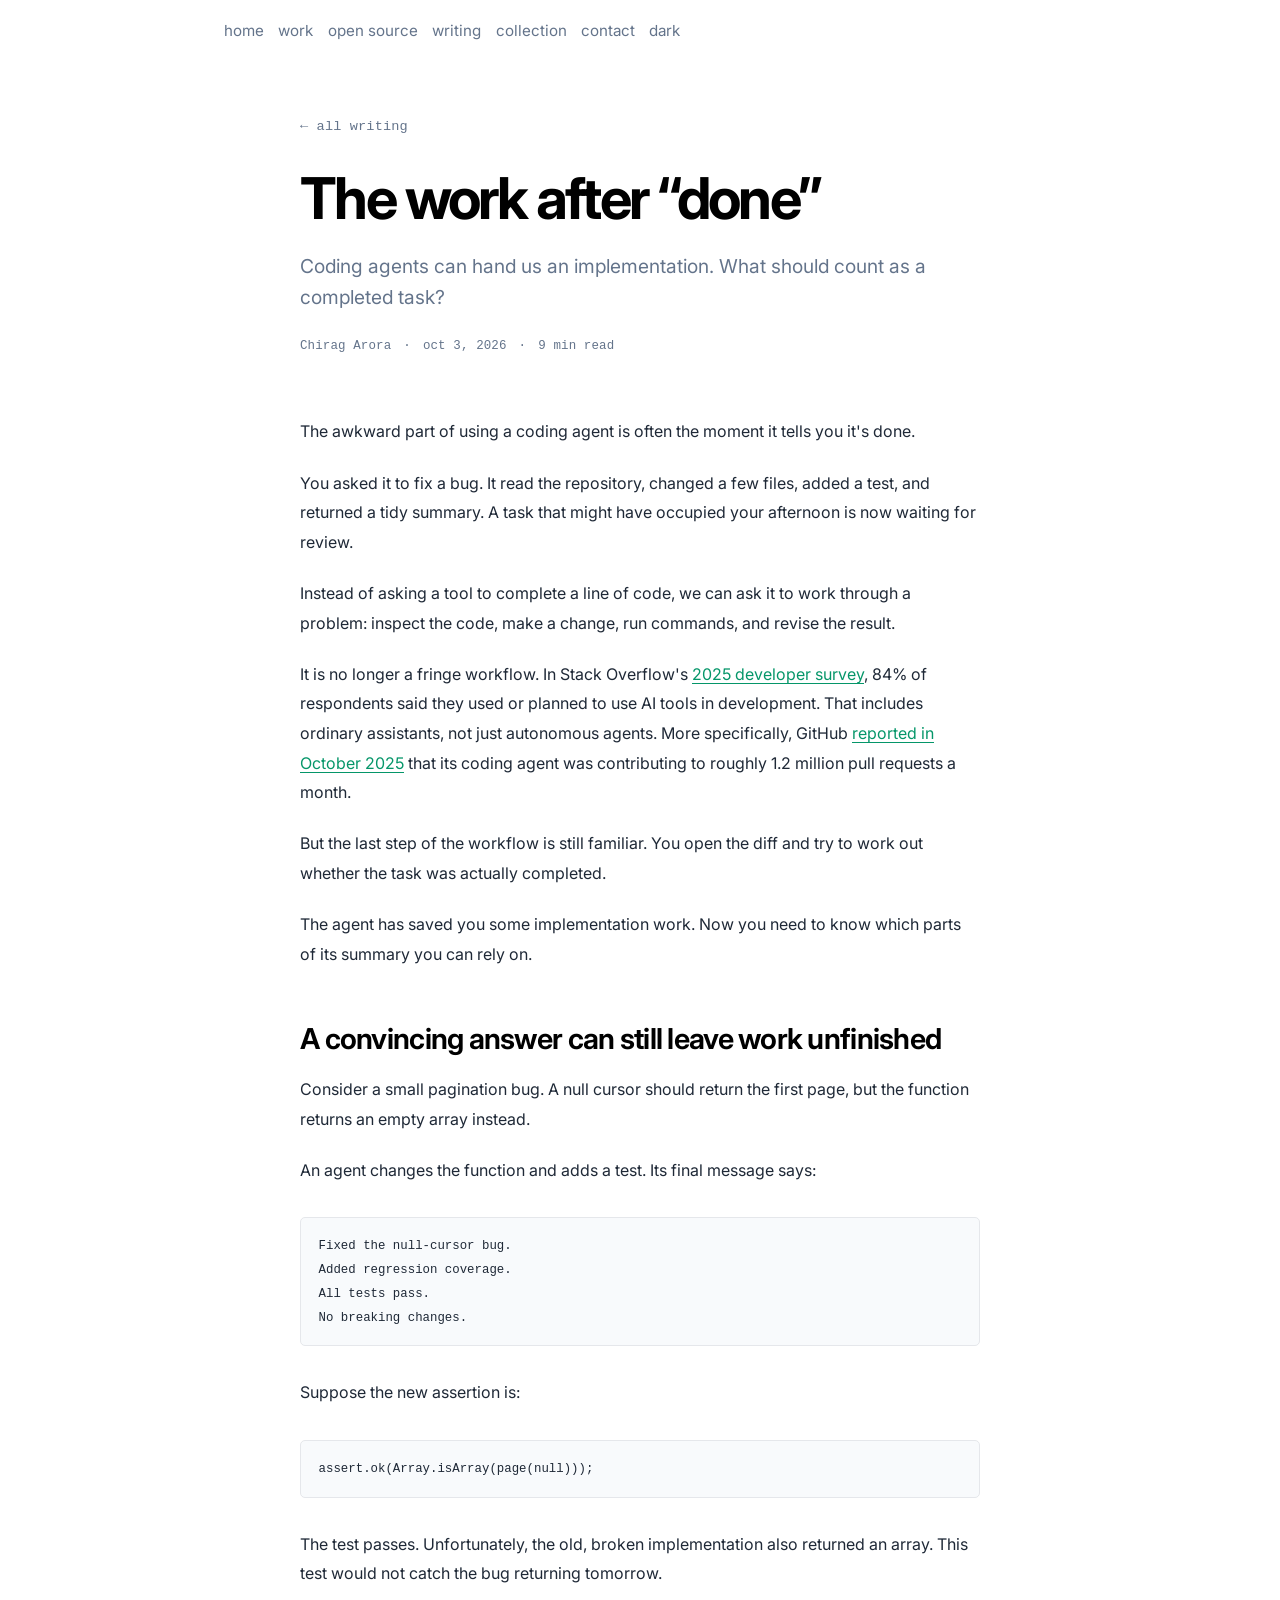
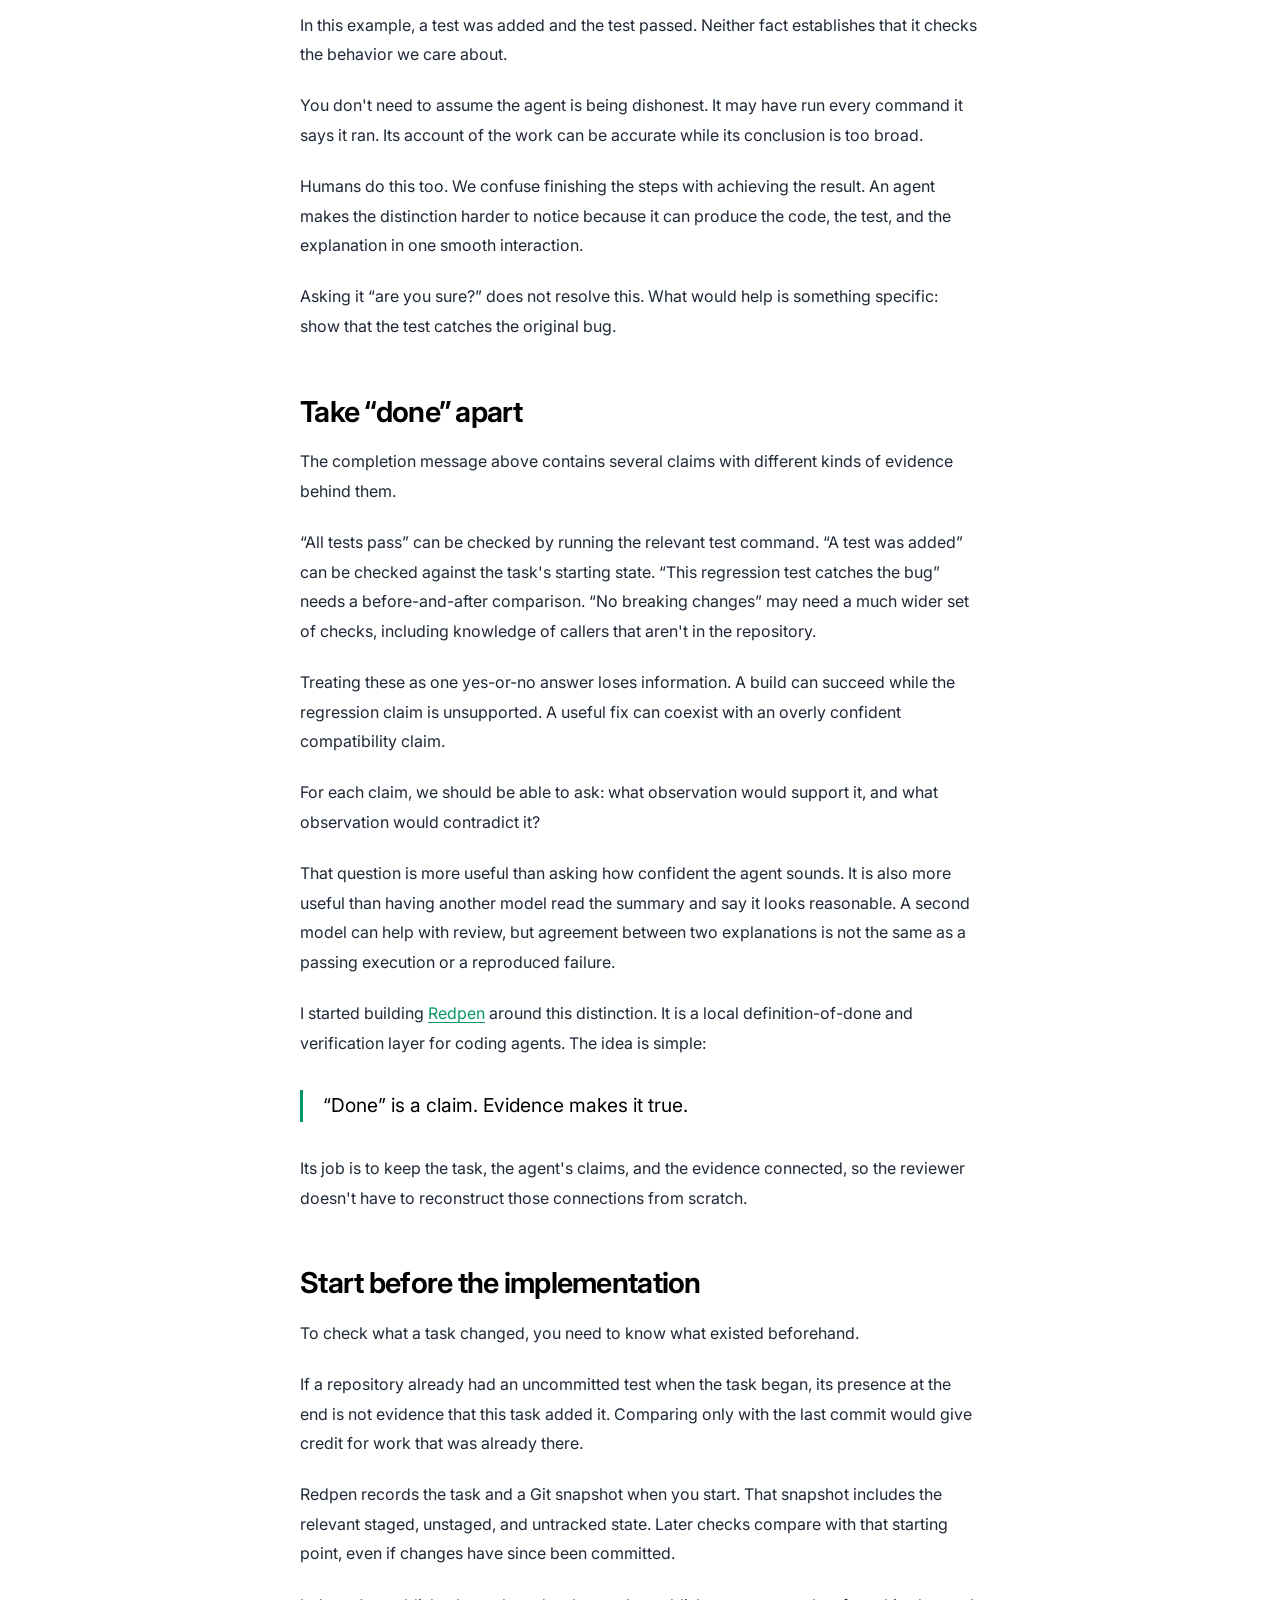
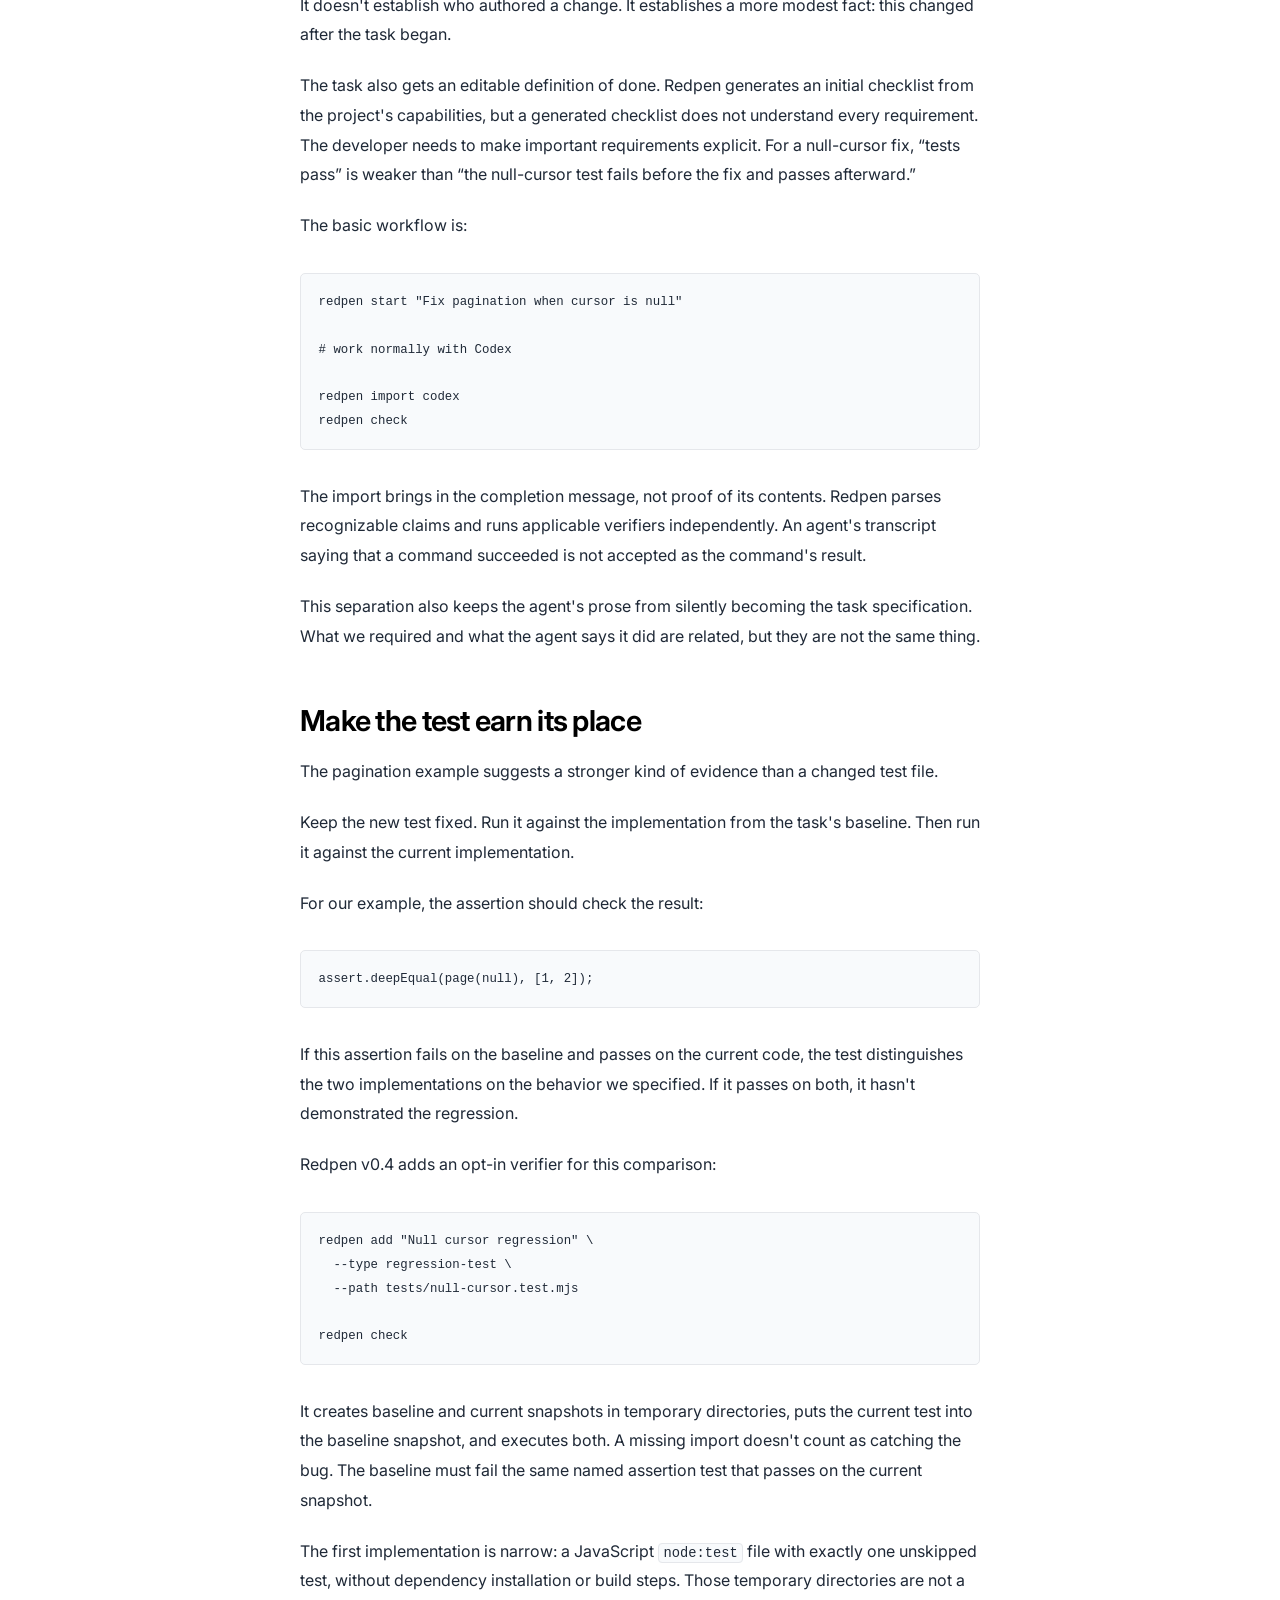
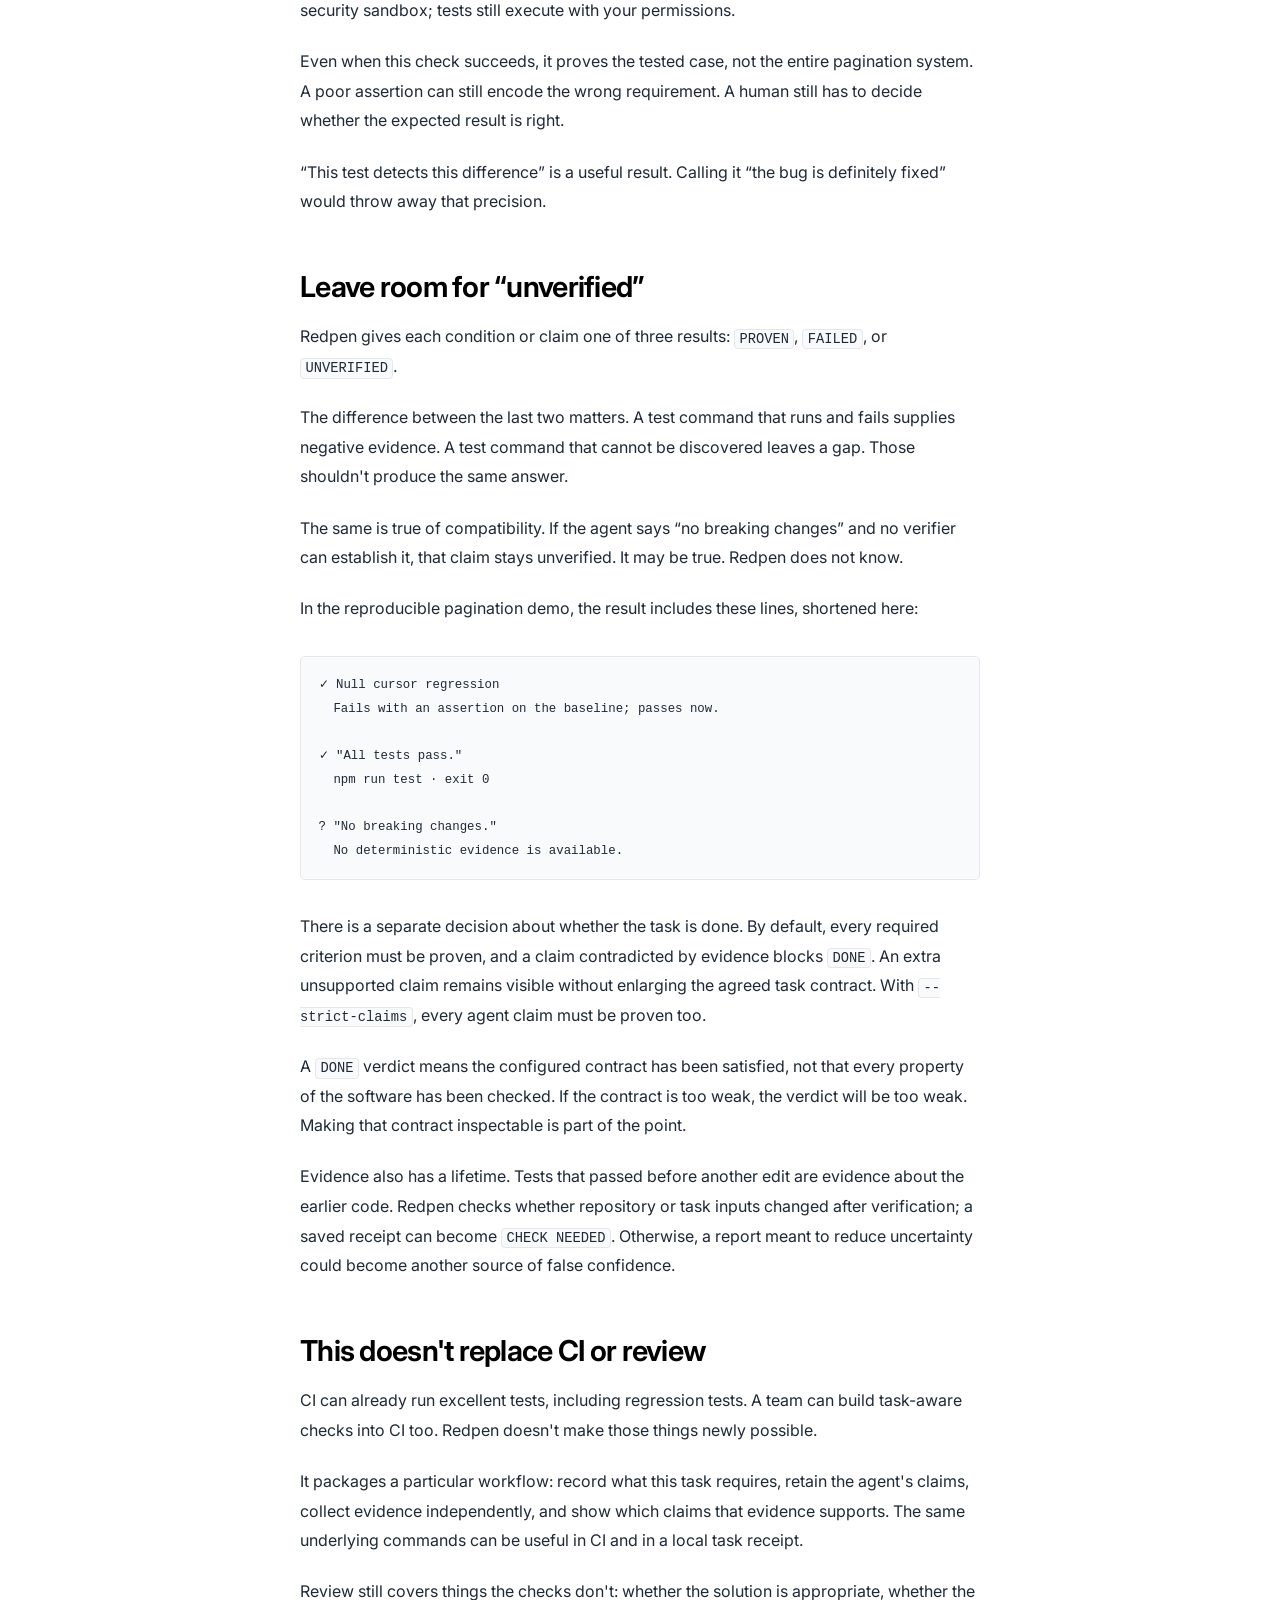
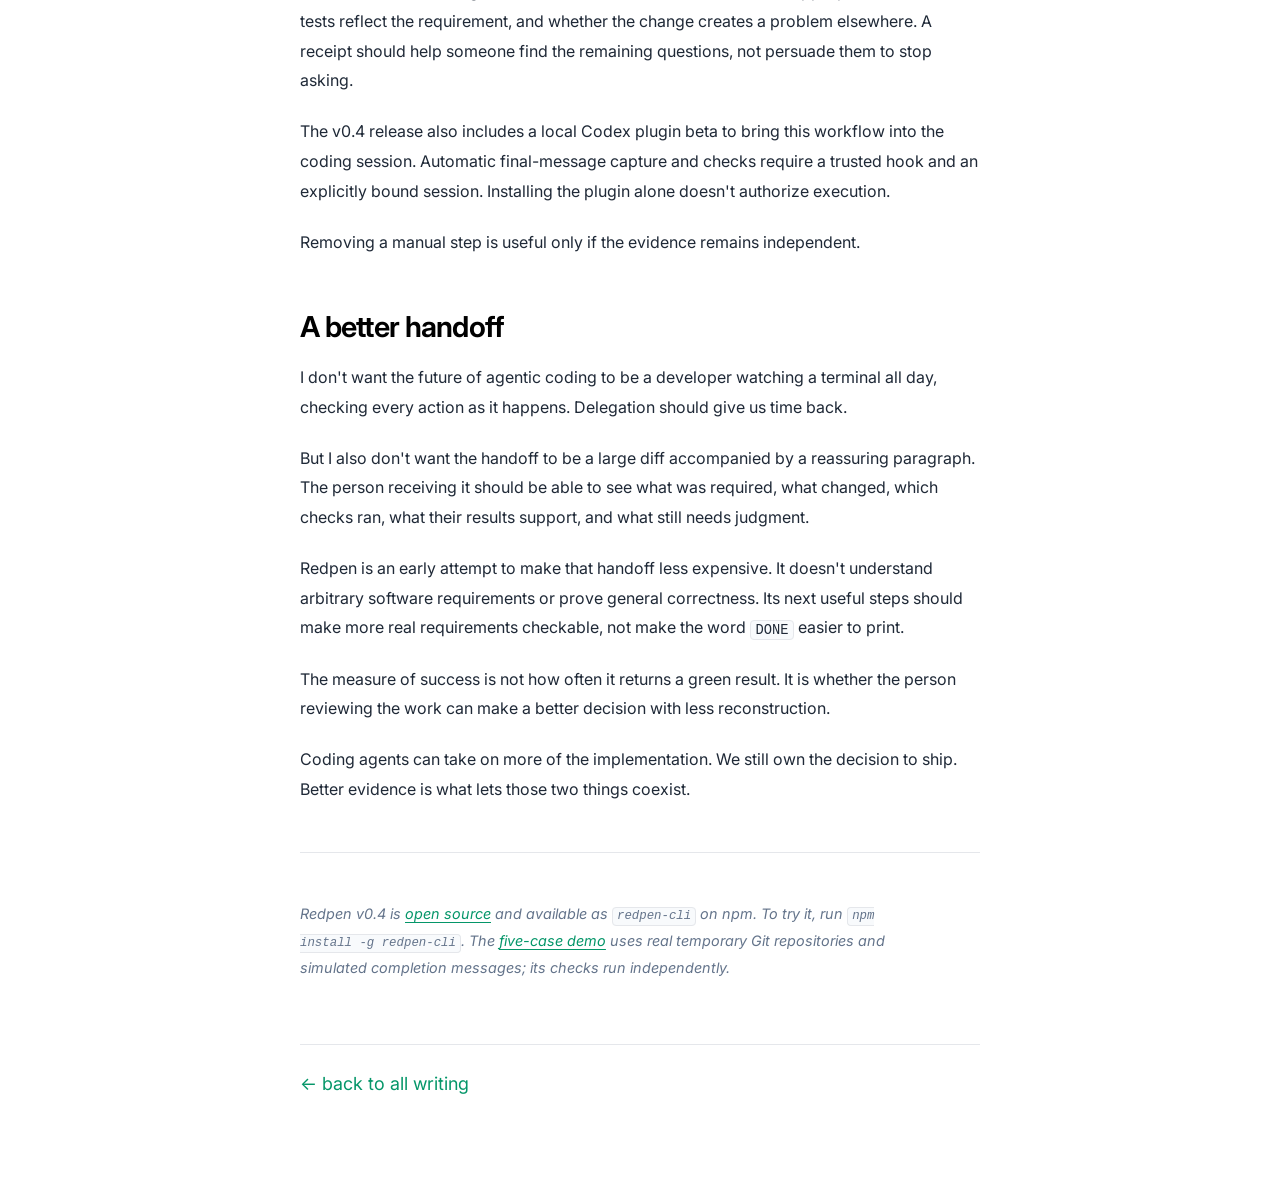
<file: redpen.html>
<!DOCTYPE html>
<html lang="en">
<head>
    <meta charset="UTF-8">
    <meta name="viewport" content="width=device-width, initial-scale=1.0">
    <meta name="description" content="Coding agents can hand us an implementation. Redpen asks what evidence should count as a completed task.">
    <meta name="author" content="Chirag Arora">
    <meta name="theme-color" content="#ffffff">

    <meta property="og:type" content="article">
    <meta property="og:title" content="The work after “done” - Chirag Arora">
    <meta property="og:description" content="Coding agents can hand us an implementation. Redpen asks what evidence should count as a completed task.">
    <meta property="og:url" content="https://www.chiragarora.tech/redpen">
    <meta property="article:published_time" content="2026-10-03T00:00:00+05:30">
    <meta property="article:author" content="Chirag Arora">

    <meta name="twitter:card" content="summary">
    <meta name="twitter:title" content="The work after “done” - Chirag Arora">
    <meta name="twitter:description" content="Coding agents can hand us an implementation. Redpen asks what evidence should count as a completed task.">
    <meta name="twitter:creator" content="@iChiragArora">

    <link rel="canonical" href="https://www.chiragarora.tech/redpen">
    <title>The work after “done” - Chirag Arora</title>
    <link rel="icon" type="image/png" sizes="512x512" href="/favicon.png?v=2">
    <link rel="apple-touch-icon" href="/favicon.png?v=2">
    <link rel="preconnect" href="https://fonts.googleapis.com">
    <link rel="preconnect" href="https://fonts.gstatic.com" crossorigin>
    <link href="https://fonts.googleapis.com/css2?family=Inter:wght@400;500;600;700;800;900&amp;display=swap" rel="stylesheet">
    <link rel="stylesheet" href="styles.css">
    <link rel="stylesheet" href="redpen.css">
    <script type="application/ld+json">
{
    "@context": "https://schema.org",
    "@type": "BlogPosting",
    "headline": "The work after “done”",
    "description": "Coding agents can hand us an implementation. Redpen asks what evidence should count as a completed task.",
    "datePublished": "2026-10-03",
    "dateModified": "2026-10-03",
    "author": {
        "@type": "Person",
        "name": "Chirag Arora",
        "url": "https://www.chiragarora.tech/"
    },
    "mainEntityOfPage": "https://www.chiragarora.tech/redpen",
    "inLanguage": "en"
}
    </script>
</head>
<body class="redpen-essay">
    <a href="#main-content" class="skip-link">Skip to main content</a>
    <progress class="scroll-progress" id="scrollProgress" max="100" value="0" aria-label="Reading progress"></progress>

    <header class="site-header">
        <nav class="nav" aria-label="Primary navigation">
            <a href="/">home</a>
            <a href="/#work">work</a>
            <a href="/#open-source">open source</a>
            <a href="/writing">writing</a>
            <a href="/collection">collection</a>
            <a href="/#contact">contact</a>
            <button class="theme-toggle" id="themeToggle" type="button" aria-label="Toggle theme">
                <span class="theme-label">theme</span>
            </button>
        </nav>
    </header>

    <main id="main-content" class="page essay-page">
        <article>
            <header class="essay-header">
                <a class="essay-kicker" href="/writing">&larr; all writing</a>
                <h1>The work after “done”</h1>
                <p class="essay-dek">Coding agents can hand us an implementation. What should count as a completed task?</p>
                <div class="essay-meta">
                    <span>Chirag Arora</span>
                    <span aria-hidden="true">·</span>
                    <time datetime="2026-10-03">oct 3, 2026</time>
                    <span aria-hidden="true">·</span>
                    <span>9 min read</span>
                </div>
            </header>

            <div class="essay-body">
                <p>The awkward part of using a coding agent is often the moment it tells you it's done.</p>

                <p>You asked it to fix a bug. It read the repository, changed a few files, added a test, and returned a tidy summary. A task that might have occupied your afternoon is now waiting for review.</p>

                <p>Instead of asking a tool to complete a line of code, we can ask it to work through a problem: inspect the code, make a change, run commands, and revise the result.</p>

                <p>It is no longer a fringe workflow. In Stack Overflow's <a href="https://survey.stackoverflow.co/2025/ai">2025 developer survey</a>, 84% of respondents said they used or planned to use AI tools in development. That includes ordinary assistants, not just autonomous agents. More specifically, GitHub <a href="https://github.blog/ai-and-ml/github-copilot/copilot-faster-smarter-and-built-for-how-you-work-now/">reported in October 2025</a> that its coding agent was contributing to roughly 1.2 million pull requests a month.</p>

                <p>But the last step of the workflow is still familiar. You open the diff and try to work out whether the task was actually completed.</p>

                <p>The agent has saved you some implementation work. Now you need to know which parts of its summary you can rely on.</p>

                <h2 id="a-convincing-answer-can-still-leave-work-unfinished">A convincing answer can still leave work unfinished</h2>

                <p>Consider a small pagination bug. A null cursor should return the first page, but the function returns an empty array instead.</p>

                <p>An agent changes the function and adds a test. Its final message says:</p>

                <pre tabindex="0" aria-label="Example output"><code>Fixed the null-cursor bug.
Added regression coverage.
All tests pass.
No breaking changes.</code></pre>

                <p>Suppose the new assertion is:</p>

                <pre tabindex="0" aria-label="Code example"><code>assert.ok(Array.isArray(page(null)));</code></pre>

                <p>The test passes. Unfortunately, the old, broken implementation also returned an array. This test would not catch the bug returning tomorrow.</p>

                <p>In this example, a test was added and the test passed. Neither fact establishes that it checks the behavior we care about.</p>

                <p>You don't need to assume the agent is being dishonest. It may have run every command it says it ran. Its account of the work can be accurate while its conclusion is too broad.</p>

                <p>Humans do this too. We confuse finishing the steps with achieving the result. An agent makes the distinction harder to notice because it can produce the code, the test, and the explanation in one smooth interaction.</p>

                <p>Asking it “are you sure?” does not resolve this. What would help is something specific: show that the test catches the original bug.</p>

                <h2 id="take-done-apart">Take “done” apart</h2>

                <p>The completion message above contains several claims with different kinds of evidence behind them.</p>

                <p>“All tests pass” can be checked by running the relevant test command. “A test was added” can be checked against the task's starting state. “This regression test catches the bug” needs a before-and-after comparison. “No breaking changes” may need a much wider set of checks, including knowledge of callers that aren't in the repository.</p>

                <p>Treating these as one yes-or-no answer loses information. A build can succeed while the regression claim is unsupported. A useful fix can coexist with an overly confident compatibility claim.</p>

                <p>For each claim, we should be able to ask: what observation would support it, and what observation would contradict it?</p>

                <p>That question is more useful than asking how confident the agent sounds. It is also more useful than having another model read the summary and say it looks reasonable. A second model can help with review, but agreement between two explanations is not the same as a passing execution or a reproduced failure.</p>

                <p>I started building <a href="https://github.com/ChiragArora31/Redpen">Redpen</a> around this distinction. It is a local definition-of-done and verification layer for coding agents. The idea is simple:</p>

                <blockquote><p>“Done” is a claim. Evidence makes it true.</p></blockquote>

                <p>Its job is to keep the task, the agent's claims, and the evidence connected, so the reviewer doesn't have to reconstruct those connections from scratch.</p>

                <h2 id="start-before-the-implementation">Start before the implementation</h2>

                <p>To check what a task changed, you need to know what existed beforehand.</p>

                <p>If a repository already had an uncommitted test when the task began, its presence at the end is not evidence that this task added it. Comparing only with the last commit would give credit for work that was already there.</p>

                <p>Redpen records the task and a Git snapshot when you start. That snapshot includes the relevant staged, unstaged, and untracked state. Later checks compare with that starting point, even if changes have since been committed.</p>

                <p>It doesn't establish who authored a change. It establishes a more modest fact: this changed after the task began.</p>

                <p>The task also gets an editable definition of done. Redpen generates an initial checklist from the project's capabilities, but a generated checklist does not understand every requirement. The developer needs to make important requirements explicit. For a null-cursor fix, “tests pass” is weaker than “the null-cursor test fails before the fix and passes afterward.”</p>

                <p>The basic workflow is:</p>

                <pre tabindex="0" aria-label="Code example"><code>redpen start &quot;Fix pagination when cursor is null&quot;

# work normally with Codex

redpen import codex
redpen check</code></pre>

                <p>The import brings in the completion message, not proof of its contents. Redpen parses recognizable claims and runs applicable verifiers independently. An agent's transcript saying that a command succeeded is not accepted as the command's result.</p>

                <p>This separation also keeps the agent's prose from silently becoming the task specification. What we required and what the agent says it did are related, but they are not the same thing.</p>

                <h2 id="make-the-test-earn-its-place">Make the test earn its place</h2>

                <p>The pagination example suggests a stronger kind of evidence than a changed test file.</p>

                <p>Keep the new test fixed. Run it against the implementation from the task's baseline. Then run it against the current implementation.</p>

                <p>For our example, the assertion should check the result:</p>

                <pre tabindex="0" aria-label="Code example"><code>assert.deepEqual(page(null), [1, 2]);</code></pre>

                <p>If this assertion fails on the baseline and passes on the current code, the test distinguishes the two implementations on the behavior we specified. If it passes on both, it hasn't demonstrated the regression.</p>

                <p>Redpen v0.4 adds an opt-in verifier for this comparison:</p>

                <pre tabindex="0" aria-label="Code example"><code>redpen add &quot;Null cursor regression&quot; \
  --type regression-test \
  --path tests/null-cursor.test.mjs

redpen check</code></pre>

                <p>It creates baseline and current snapshots in temporary directories, puts the current test into the baseline snapshot, and executes both. A missing import doesn't count as catching the bug. The baseline must fail the same named assertion test that passes on the current snapshot.</p>

                <p>The first implementation is narrow: a JavaScript <code>node:test</code> file with exactly one unskipped test, without dependency installation or build steps. Those temporary directories are not a security sandbox; tests still execute with your permissions.</p>

                <p>Even when this check succeeds, it proves the tested case, not the entire pagination system. A poor assertion can still encode the wrong requirement. A human still has to decide whether the expected result is right.</p>

                <p>“This test detects this difference” is a useful result. Calling it “the bug is definitely fixed” would throw away that precision.</p>

                <h2 id="leave-room-for-unverified">Leave room for “unverified”</h2>

                <p>Redpen gives each condition or claim one of three results: <code>PROVEN</code>, <code>FAILED</code>, or <code>UNVERIFIED</code>.</p>

                <p>The difference between the last two matters. A test command that runs and fails supplies negative evidence. A test command that cannot be discovered leaves a gap. Those shouldn't produce the same answer.</p>

                <p>The same is true of compatibility. If the agent says “no breaking changes” and no verifier can establish it, that claim stays unverified. It may be true. Redpen does not know.</p>

                <p>In the reproducible pagination demo, the result includes these lines, shortened here:</p>

                <pre tabindex="0" aria-label="Example output"><code>✓ Null cursor regression
  Fails with an assertion on the baseline; passes now.

✓ &quot;All tests pass.&quot;
  npm run test · exit 0

? &quot;No breaking changes.&quot;
  No deterministic evidence is available.</code></pre>

                <p>There is a separate decision about whether the task is done. By default, every required criterion must be proven, and a claim contradicted by evidence blocks <code>DONE</code>. An extra unsupported claim remains visible without enlarging the agreed task contract. With <code>--strict-claims</code>, every agent claim must be proven too.</p>

                <p>A <code>DONE</code> verdict means the configured contract has been satisfied, not that every property of the software has been checked. If the contract is too weak, the verdict will be too weak. Making that contract inspectable is part of the point.</p>

                <p>Evidence also has a lifetime. Tests that passed before another edit are evidence about the earlier code. Redpen checks whether repository or task inputs changed after verification; a saved receipt can become <code>CHECK NEEDED</code>. Otherwise, a report meant to reduce uncertainty could become another source of false confidence.</p>

                <h2 id="this-doesnt-replace-ci-or-review">This doesn't replace CI or review</h2>

                <p>CI can already run excellent tests, including regression tests. A team can build task-aware checks into CI too. Redpen doesn't make those things newly possible.</p>

                <p>It packages a particular workflow: record what this task requires, retain the agent's claims, collect evidence independently, and show which claims that evidence supports. The same underlying commands can be useful in CI and in a local task receipt.</p>

                <p>Review still covers things the checks don't: whether the solution is appropriate, whether the tests reflect the requirement, and whether the change creates a problem elsewhere. A receipt should help someone find the remaining questions, not persuade them to stop asking.</p>

                <p>The v0.4 release also includes a local Codex plugin beta to bring this workflow into the coding session. Automatic final-message capture and checks require a trusted hook and an explicitly bound session. Installing the plugin alone doesn't authorize execution.</p>

                <p>Removing a manual step is useful only if the evidence remains independent.</p>

                <h2 id="a-better-handoff">A better handoff</h2>

                <p>I don't want the future of agentic coding to be a developer watching a terminal all day, checking every action as it happens. Delegation should give us time back.</p>

                <p>But I also don't want the handoff to be a large diff accompanied by a reassuring paragraph. The person receiving it should be able to see what was required, what changed, which checks ran, what their results support, and what still needs judgment.</p>

                <p>Redpen is an early attempt to make that handoff less expensive. It doesn't understand arbitrary software requirements or prove general correctness. Its next useful steps should make more real requirements checkable, not make the word <code>DONE</code> easier to print.</p>

                <p>The measure of success is not how often it returns a green result. It is whether the person reviewing the work can make a better decision with less reconstruction.</p>

                <p>Coding agents can take on more of the implementation. We still own the decision to ship. Better evidence is what lets those two things coexist.</p>

                <hr>

                <p><em>Redpen v0.4 is <a href="https://github.com/ChiragArora31/Redpen">open source</a> and available as <code>redpen-cli</code> on npm. To try it, run <code>npm install -g redpen-cli</code>. The <a href="https://github.com/ChiragArora31/Redpen/blob/466df0f/scripts/demo-cases.mjs">five-case demo</a> uses real temporary Git repositories and simulated completion messages; its checks run independently.</em></p>
            </div>

            <footer class="essay-footer">
                <p><a href="/writing">&larr; back to all writing</a></p>
            </footer>
        </article>
    </main>

    <script src="script.js"></script>
</body>
</html>
</file>
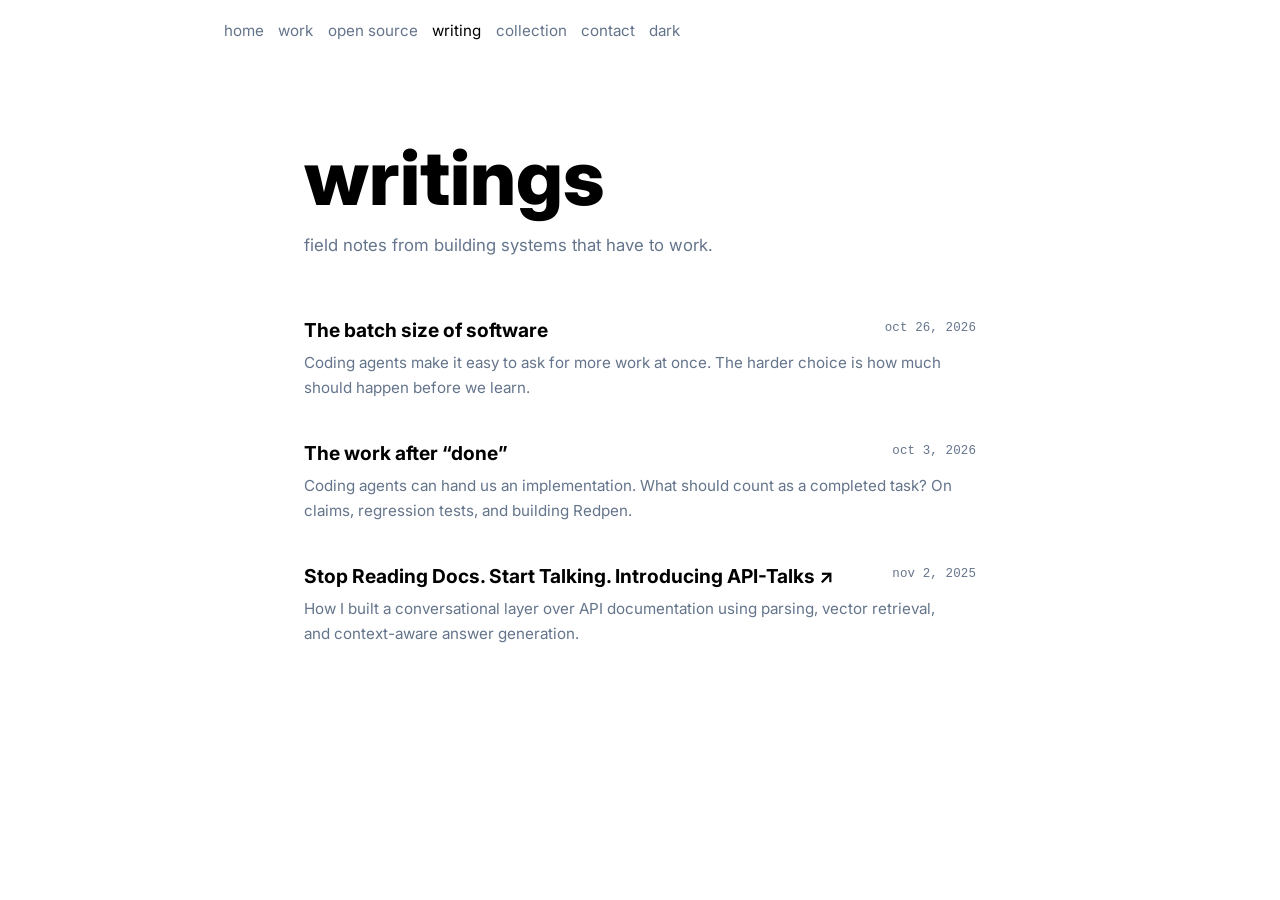
<file: writing.html>
<!DOCTYPE html>
<html lang="en">
<head>
    <meta charset="UTF-8">
    <meta name="viewport" content="width=device-width, initial-scale=1.0">
    <meta name="description" content="Technical notes and essays by Chirag Arora on AI systems, retrieval, security products, and developer tools.">
    <meta name="author" content="Chirag Arora">
    <meta name="theme-color" content="#ffffff">

    <meta property="og:type" content="website">
    <meta property="og:title" content="Writing - Chirag Arora">
    <meta property="og:description" content="Technical notes and essays on building AI systems and developer products.">
    <meta property="og:url" content="https://www.chiragarora.tech/writing">

    <meta name="twitter:card" content="summary">
    <meta name="twitter:title" content="Writing - Chirag Arora">
    <meta name="twitter:description" content="Technical notes and essays on building AI systems and developer products.">
    <meta name="twitter:creator" content="@iChiragArora">

    <link rel="canonical" href="https://www.chiragarora.tech/writing">
    <title>writing - Chirag Arora</title>
    <link rel="icon" type="image/png" sizes="512x512" href="/favicon.png?v=2">
    <link rel="apple-touch-icon" href="/favicon.png?v=2">
    <link rel="preconnect" href="https://fonts.googleapis.com">
    <link rel="preconnect" href="https://fonts.gstatic.com" crossorigin>
    <link href="https://fonts.googleapis.com/css2?family=Inter:wght@400;500;600;700;800;900&amp;display=swap" rel="stylesheet">
    <link rel="stylesheet" href="styles.css">
</head>
<body>
    <a href="#main-content" class="skip-link">Skip to main content</a>
    <progress class="scroll-progress" id="scrollProgress" max="100" value="0" aria-label="Reading progress"></progress>

    <header class="site-header">
        <nav class="nav" aria-label="Primary navigation">
            <a href="/">home</a>
            <a href="/#work">work</a>
            <a href="/#open-source">open source</a>
            <a href="/writing" aria-current="page">writing</a>
            <a href="/collection">collection</a>
            <a href="/#contact">contact</a>
            <button class="theme-toggle" id="themeToggle" type="button" aria-label="Toggle theme">
                <span class="theme-label">theme</span>
            </button>
        </nav>
    </header>

    <main id="main-content" class="page writing-page">
        <header class="writing-intro">
            <h1>writings</h1>
            <p>field notes from building systems that have to work.</p>
        </header>

        <ol class="writing-list">
            <li class="writing-entry">
                <a href="/batch-size">
                    <span class="writing-title">The batch size of software</span>
                    <time class="writing-date" datetime="2026-10-26">oct 26, 2026</time>
                    <p class="writing-summary">Coding agents make it easy to ask for more work at once. The harder choice is how much should happen before we learn.</p>
                </a>
            </li>
            <li class="writing-entry">
                <a href="/redpen.html">
                    <span class="writing-title">The work after “done”</span>
                    <time class="writing-date" datetime="2026-10-03">oct 3, 2026</time>
                    <p class="writing-summary">Coding agents can hand us an implementation. What should count as a completed task? On claims, regression tests, and building Redpen.</p>
                </a>
            </li>
            <li class="writing-entry">
                <a href="https://medium.com/@chiragarora1831/stop-reading-docs-start-talking-introducing-api-talks-6054b55aecd1" target="_blank" rel="noopener noreferrer">
                    <span class="writing-title">Stop Reading Docs. Start Talking. Introducing API-Talks &nearr;</span>
                    <time class="writing-date" datetime="2025-11-02">nov 2, 2025</time>
                    <p class="writing-summary">How I built a conversational layer over API documentation using parsing, vector retrieval, and context-aware answer generation.</p>
                </a>
            </li>
        </ol>
    </main>

    <script src="script.js"></script>
</body>
</html>
</file>
<file: styles.css>
:root {
    --bg-color: #ffffff;
    --text-color: #1f2937;
    --heading-color: #000000;
    --muted-color: #64748b;
    --link-color: #059669;
    --border-color: #e5e7eb;
    --card-color: #f8fafc;
    --card-hover: #f1f5f9;
    --focus-color: #059669;
    --font-sans: "Inter", -apple-system, BlinkMacSystemFont, "Segoe UI", sans-serif;
    --font-mono: "SFMono-Regular", Consolas, "Liberation Mono", monospace;
    --container: 880px;
    --transition: 180ms ease;
}

[data-theme="dark"] {
    --bg-color: #050505;
    --text-color: #d1d5db;
    --heading-color: #ffffff;
    --muted-color: #9ca3af;
    --link-color: #34d399;
    --border-color: #242424;
    --card-color: #101010;
    --card-hover: #171717;
    --focus-color: #34d399;
}

* {
    box-sizing: border-box;
    margin: 0;
    padding: 0;
}

html {
    scroll-behavior: smooth;
}

body {
    background: var(--bg-color);
    color: var(--text-color);
    font-family: var(--font-sans);
    font-size: 18px;
    line-height: 1.7;
    text-rendering: optimizeLegibility;
    -webkit-font-smoothing: antialiased;
    transition: background-color var(--transition), color var(--transition);
}

a {
    color: var(--link-color);
    text-decoration: none;
    text-decoration-thickness: 1px;
    text-underline-offset: 3px;
    transition: color var(--transition), background-color var(--transition), border-color var(--transition);
}

a:hover {
    text-decoration: underline;
}

a:focus-visible,
button:focus-visible {
    outline: 2px solid var(--focus-color);
    outline-offset: 3px;
}

h1,
h2,
h3 {
    color: var(--heading-color);
    font-weight: 800;
    line-height: 1.05;
    letter-spacing: 0;
}

h1 {
    max-width: 10ch;
    font-size: clamp(3.5rem, 11vw, 6.7rem);
}

h2 {
    margin-bottom: 1rem;
    font-size: clamp(2rem, 6vw, 3.5rem);
}

h3 {
    font-size: 1.35rem;
}

p {
    max-width: 68ch;
    margin-bottom: 1.35rem;
}

hr {
    max-width: var(--container);
    margin: 3rem auto;
    border: 0;
    border-top: 1px solid var(--border-color);
}

.skip-link {
    position: absolute;
    top: -100px;
    left: 1rem;
    z-index: 10000;
    background: var(--heading-color);
    color: var(--bg-color);
    padding: 0.55rem 0.8rem;
    font-weight: 700;
}

.skip-link:focus {
    top: 1rem;
}

.scroll-progress {
    position: fixed;
    top: 0;
    left: 0;
    z-index: 1000;
    width: 100%;
    height: 2px;
    appearance: none;
    background: transparent;
    border: 0;
}

.scroll-progress::-webkit-progress-bar {
    background: transparent;
}

.scroll-progress::-webkit-progress-value {
    background: var(--link-color);
}

.scroll-progress::-moz-progress-bar {
    background: var(--link-color);
}

.site-header {
    position: sticky;
    top: 0;
    z-index: 100;
    background: var(--bg-color);
    border-bottom: 1px solid transparent;
    max-width: var(--container);
    margin: 0 auto;
    padding: 1.15rem 1.5rem 0.8rem;
    transition: background-color var(--transition), border-color var(--transition);
}

.nav {
    display: flex;
    align-items: center;
    gap: 0.9rem;
    flex-wrap: wrap;
    font-size: 0.95rem;
}

.nav a,
.theme-toggle {
    color: var(--muted-color);
}

.nav a[aria-current="page"],
.nav a:hover,
.theme-toggle:hover {
    color: var(--heading-color);
}

.theme-toggle {
    border: 0;
    background: transparent;
    cursor: pointer;
    font: inherit;
}

.page {
    max-width: var(--container);
    margin: 0 auto;
    padding: 3.2rem 1.5rem 5rem;
}

.hero {
    max-width: 760px;
    padding-top: 1rem;
}

.hero.compact h1 {
    max-width: 14ch;
}

.lede,
.age-line {
    font-size: clamp(1.25rem, 3vw, 1.7rem);
}

.age-line {
    color: var(--muted-color);
}

#ageCounter {
    color: var(--link-color);
    font-variant-numeric: tabular-nums;
}

.eyebrow,
.section-kicker,
.work-type,
.stack,
.oss-stats,
.source-link,
.detail-link {
    color: var(--muted-color);
    font-family: var(--font-mono);
    font-size: 0.76rem;
    letter-spacing: 0.045em;
}

.eyebrow,
.section-kicker,
.work-type {
    text-transform: uppercase;
}

.eyebrow {
    margin-bottom: 0.85rem;
}

.section-kicker {
    margin-bottom: 0.55rem;
}

.section-intro {
    margin-top: -0.25rem;
    color: var(--muted-color);
}

#work,
#open-source,
#experience,
#contact {
    scroll-margin-top: 5rem;
}

.github-activity {
    margin-top: 3.25rem;
}

.activity-heading {
    display: flex;
    align-items: flex-end;
    justify-content: space-between;
    gap: 1rem;
    margin-bottom: 0.8rem;
}

.activity-heading .section-kicker {
    margin-bottom: 0.25rem;
}

.activity-heading h2 {
    margin: 0;
    font-size: 1.35rem;
}

.activity-profile,
.activity-note {
    color: var(--muted-color);
    font-family: var(--font-mono);
    font-size: 0.72rem;
}

.chart-shell {
    padding: 0.8rem;
    overflow: hidden;
    background: var(--card-color);
    border: 1px solid var(--border-color);
    border-radius: 8px;
}

.github-chart {
    display: block;
    width: 100%;
    height: auto;
}

.activity-note {
    margin: 0.55rem 0 0;
}

.featured-work {
    display: grid;
    gap: 1rem;
    margin-top: 2rem;
}

.work-card {
    padding: 1.4rem 1.45rem 1.25rem;
    background: var(--card-color);
    border: 1px solid var(--border-color);
    border-radius: 8px;
}

.work-heading {
    display: flex;
    align-items: flex-start;
    justify-content: space-between;
    gap: 1.5rem;
    margin-bottom: 0.9rem;
}

.work-heading h3 {
    font-size: 1.65rem;
}

.work-type {
    margin-bottom: 0.25rem;
}

.work-links {
    display: flex;
    flex-wrap: wrap;
    justify-content: flex-end;
    gap: 0.45rem 0.9rem;
    font-family: var(--font-mono);
    font-size: 0.76rem;
}

.work-thesis {
    color: var(--heading-color);
    font-size: 1.02rem;
    font-weight: 600;
}

.work-card > p {
    max-width: 72ch;
    margin-bottom: 0.9rem;
    font-size: 0.93rem;
    line-height: 1.65;
}

.evidence-list {
    display: grid;
    gap: 0.25rem;
    margin: 0.2rem 0 1rem 1rem;
    color: var(--muted-color);
    font-size: 0.84rem;
    line-height: 1.55;
}

.evidence-list li::marker {
    color: var(--link-color);
}

.work-card .stack {
    margin: 0;
    line-height: 1.5;
}

.more-work {
    display: grid;
    gap: 0;
    margin-top: 1.4rem;
    border-top: 1px solid var(--border-color);
}

.compact-work {
    display: grid;
    grid-template-columns: minmax(0, 1fr) auto;
    gap: 1.25rem;
    align-items: start;
    padding: 1rem 0;
    border-bottom: 1px solid var(--border-color);
}

.compact-work:last-child,
.oss-item:last-child,
.experience-item:last-child {
    border-bottom: 0;
}

.compact-work h3 {
    margin-bottom: 0.3rem;
    font-size: 1.08rem;
}

.compact-work h3 a {
    color: var(--heading-color);
}

.compact-work h3 a:hover {
    color: var(--link-color);
}

.compact-work p {
    max-width: 70ch;
    margin: 0;
    color: var(--muted-color);
    font-size: 0.88rem;
    line-height: 1.55;
}

.source-link {
    padding-top: 0.1rem;
    white-space: nowrap;
}

.oss-list,
.experience-list {
    margin-top: 2rem;
    border-top: 1px solid var(--border-color);
}

.oss-item,
.experience-item {
    display: grid;
    grid-template-columns: 155px minmax(0, 1fr);
    gap: 1.5rem;
    padding: 1.35rem 0;
    border-bottom: 1px solid var(--border-color);
}

.oss-stats {
    display: flex;
    flex-direction: column;
    gap: 0.12rem;
    padding-top: 0.1rem;
}

.oss-stats strong {
    color: var(--heading-color);
    font-family: var(--font-sans);
    font-size: 1.9rem;
    line-height: 1;
}

.oss-stats span:last-child {
    margin-top: 0.3rem;
    color: var(--link-color);
}

.oss-item h3,
.experience-item h3 {
    margin-bottom: 0.5rem;
    font-size: 1.2rem;
}

.oss-item h3 a {
    color: var(--heading-color);
}

.oss-item h3 a:hover {
    color: var(--link-color);
}

.oss-item p,
.experience-item p {
    margin-bottom: 0.65rem;
    font-size: 0.91rem;
    line-height: 1.62;
}

.detail-link {
    color: var(--link-color);
}

.experience-meta {
    display: flex;
    flex-direction: column;
    gap: 0.2rem;
    color: var(--muted-color);
    font-family: var(--font-mono);
    font-size: 0.75rem;
    line-height: 1.45;
}

.experience-meta strong {
    color: var(--heading-color);
    font-family: var(--font-sans);
    font-size: 0.9rem;
}

.principles-grid {
    display: grid;
    grid-template-columns: repeat(3, minmax(0, 1fr));
    gap: 1.2rem;
}

.principles-grid p {
    margin: 0;
    color: var(--muted-color);
    font-size: 0.9rem;
    line-height: 1.6;
}

.principles-grid strong {
    display: block;
    margin-bottom: 0.3rem;
    color: var(--heading-color);
}

.contact-links {
    display: flex;
    flex-wrap: wrap;
    gap: 0.6rem 1.1rem;
    margin-bottom: 0;
}

#contact p:last-child {
    margin-bottom: 0;
}

.section-pointer {
    color: var(--muted-color);
}

.collection-page h2 {
    font-size: clamp(1.65rem, 4vw, 2.35rem);
}

.section-pointer {
    margin-top: -0.25rem;
}

.collection-list {
    display: grid;
    gap: 0.65rem;
    list-style: none;
}

.collection-list li {
    color: var(--text-color);
}

.collection-list span {
    color: var(--muted-color);
}

.collection-list a + span::before {
    content: " - ";
    color: var(--muted-color);
}

.collection-list a + .duration::before {
    content: "";
}

.collection-list .duration + span::before {
    content: " - ";
    color: var(--muted-color);
}

.writing-page {
    max-width: 720px;
    padding-top: 5rem;
}

.writing-intro {
    margin-bottom: 2.5rem;
}

.writing-intro h1 {
    max-width: 12ch;
    margin-bottom: 0.75rem;
    font-size: clamp(3rem, 8vw, 4.8rem);
}

.writing-intro p {
    margin-bottom: 0;
    color: var(--muted-color);
    font-size: 1.05rem;
}

.writing-list {
    display: grid;
    gap: 0.25rem;
    list-style: none;
}

.writing-entry > a {
    display: grid;
    grid-template-columns: minmax(0, 1fr) auto;
    gap: 0.45rem 1.5rem;
    padding: 1.15rem 0;
    color: var(--text-color);
}

.writing-entry > a:hover {
    text-decoration: none;
}

.writing-entry > a:hover .writing-title {
    color: var(--link-color);
}

.writing-title {
    color: var(--heading-color);
    font-size: 1.2rem;
    font-weight: 700;
    line-height: 1.3;
    transition: color var(--transition);
}

.writing-date,
.essay-meta,
.essay-kicker {
    color: var(--muted-color);
    font-family: var(--font-mono);
    font-size: 0.78rem;
    letter-spacing: 0.01em;
}

.writing-summary {
    grid-column: 1 / -1;
    max-width: 66ch;
    margin: 0;
    color: var(--muted-color);
    font-size: 0.95rem;
    line-height: 1.65;
}

.essay-page {
    max-width: 760px;
}

.essay-header {
    padding: 1rem 0 0.75rem;
}

.essay-kicker {
    display: inline-block;
    margin-bottom: 1.25rem;
}

.essay-header h1 {
    max-width: 13ch;
    margin-bottom: 1.25rem;
    font-size: clamp(2.8rem, 8vw, 5.1rem);
}

.essay-dek {
    color: var(--muted-color);
    font-size: clamp(1.15rem, 2.6vw, 1.4rem);
    line-height: 1.55;
}

.essay-meta {
    display: flex;
    flex-wrap: wrap;
    gap: 0.45rem 0.75rem;
}

.essay-toc {
    margin: 2.5rem 0 3rem;
    padding: 1rem 1.15rem;
    background: var(--card-color);
    border: 1px solid var(--border-color);
    border-radius: 8px;
}

.essay-toc h2 {
    margin-bottom: 0.65rem;
    font-family: var(--font-mono);
    font-size: 0.8rem;
    font-weight: 600;
    letter-spacing: 0.03em;
    text-transform: uppercase;
}

.essay-toc ol {
    display: grid;
    gap: 0.3rem;
    padding-left: 1.2rem;
    font-size: 0.9rem;
}

.essay-body {
    font-size: 1.03rem;
}

.essay-body h2 {
    margin: 3.5rem 0 1.1rem;
    scroll-margin-top: 5rem;
    font-size: clamp(1.75rem, 4vw, 2.5rem);
}

.essay-body h3 {
    margin: 2.25rem 0 0.8rem;
    scroll-margin-top: 5rem;
}

.essay-body ul,
.essay-body ol {
    display: grid;
    gap: 0.45rem;
    max-width: 66ch;
    margin: 0 0 1.5rem 1.25rem;
}

.essay-body blockquote {
    margin: 2rem 0;
    padding-left: 1.25rem;
    color: var(--muted-color);
    border-left: 3px solid var(--link-color);
    font-size: 1.08rem;
}

.essay-body blockquote p:last-child {
    margin-bottom: 0;
}

code {
    padding: 0.12em 0.32em;
    background: var(--card-color);
    border: 1px solid var(--border-color);
    border-radius: 4px;
    font-family: var(--font-mono);
    font-size: 0.86em;
}

pre {
    max-width: 100%;
    margin: 2rem 0;
    padding: 1rem 1.1rem;
    overflow-x: auto;
    background: var(--card-color);
    border: 1px solid var(--border-color);
    border-radius: 8px;
    line-height: 1.55;
}

pre code {
    padding: 0;
    background: transparent;
    border: 0;
}

.essay-footer {
    margin-top: 4rem;
    padding-top: 1.5rem;
    border-top: 1px solid var(--border-color);
}

@media (max-width: 720px) {
    body {
        font-size: 17px;
    }

    .site-header {
        padding-inline: 1rem;
    }

    .nav {
        gap: 0.55rem 0.75rem;
        font-size: 0.86rem;
    }

    .activity-heading {
        align-items: flex-start;
    }

    .chart-shell {
        padding: 0.55rem;
    }

    .work-card {
        padding: 1.1rem;
    }

    .work-heading {
        display: block;
    }

    .work-links {
        justify-content: flex-start;
        margin-top: 0.55rem;
    }

    .compact-work,
    .oss-item,
    .experience-item {
        grid-template-columns: 1fr;
        gap: 0.5rem;
    }

    .principles-grid {
        grid-template-columns: 1fr;
        gap: 1rem;
    }

    .page {
        padding: 2.4rem 1rem 4rem;
    }

    h1 {
        font-size: clamp(3.1rem, 15vw, 4.8rem);
    }

    hr {
        margin: 2.25rem 1rem;
    }

    .writing-entry > a {
        grid-template-columns: 1fr;
        gap: 0.35rem;
    }

    .writing-date {
        grid-row: 1;
    }

    .writing-summary {
        grid-column: 1;
    }

    .essay-header h1 {
        font-size: clamp(2.65rem, 13vw, 4.2rem);
    }

    .writing-page {
        padding-top: 3.5rem;
    }
}

@media (prefers-reduced-motion: reduce) {
    html {
        scroll-behavior: auto;
    }

    *,
    *::before,
    *::after {
        transition-duration: 0.01ms !important;
    }
}
</file>
<file: essay.css>
/* Quiet reading layout shared by new essays. */
.reading-essay .essay-page {
    max-width: 728px;
}

.reading-essay .essay-header {
    padding-top: 0;
    margin-bottom: 3rem;
}

.reading-essay .essay-kicker {
    color: var(--muted-color);
    font-size: 0.85rem;
    margin-bottom: 1.75rem;
}

.reading-essay .essay-header h1 {
    max-width: none;
    font-size: clamp(2.3rem, 6vw, 3.6rem);
    font-weight: 700;
    line-height: 1.12;
    letter-spacing: -0.045em;
}

.reading-essay .essay-dek {
    font-size: 1.2rem;
    line-height: 1.6;
    margin-bottom: 1.5rem;
}

.reading-essay .essay-body {
    font-size: 1rem;
    line-height: 1.85;
    overflow-wrap: break-word;
}

.reading-essay .essay-body h2 {
    margin-top: 3.25rem;
    font-size: clamp(1.45rem, 3.8vw, 1.8rem);
    font-weight: 650;
    line-height: 1.25;
    letter-spacing: -0.025em;
    scroll-margin-top: 7rem;
}

.reading-essay .essay-body a {
    text-decoration: underline;
}

@media (max-width: 720px) {
    .reading-essay .essay-page {
        padding-inline: 1.25rem;
    }

    .reading-essay .essay-meta {
        gap: 0.4rem 0.5rem;
        font-size: 0.72rem;
    }

    .reading-essay .essay-dek {
        font-size: 1.1rem;
    }
}
</file>
<file: made.css>
:root {
    --paper: #f3efe6;
    --ink: #191816;
    --muted: #706b63;
    --line: #cfc7b9;
    --accent: #e0452e;
    --serif: "Newsreader", Georgia, serif;
    --mono: "DM Mono", "SFMono-Regular", Consolas, monospace;
}

* { box-sizing: border-box; }

html { scroll-behavior: smooth; }

body {
    margin: 0;
    background: var(--paper);
    color: var(--ink);
    font-family: var(--serif);
    font-size: 20px;
    line-height: 1.48;
    -webkit-font-smoothing: antialiased;
}

a { color: inherit; text-decoration-thickness: 1px; text-underline-offset: 4px; }
a:hover { color: var(--accent); }
a:focus-visible { outline: 2px solid var(--accent); outline-offset: 4px; }

.skip-link {
    position: fixed;
    left: 1rem;
    top: -5rem;
    z-index: 10;
    padding: 0.65rem 0.9rem;
    background: var(--ink);
    color: var(--paper);
    font-family: var(--mono);
    font-size: 0.7rem;
}

.skip-link:focus { top: 1rem; }

.masthead,
main,
footer {
    width: min(100% - 48px, 1240px);
    margin-inline: auto;
}

.masthead {
    display: flex;
    justify-content: space-between;
    align-items: baseline;
    padding: 28px 0 20px;
    border-bottom: 1px solid var(--ink);
    font-family: var(--mono);
    font-size: 0.68rem;
    letter-spacing: 0.03em;
    text-transform: uppercase;
}

.masthead p { margin: 0; color: var(--muted); }
.wordmark { font-weight: 500; text-decoration: none; }

.intro { min-height: 820px; padding: clamp(72px, 12vw, 150px) 0 90px; }
.edition,
.project-number,
.project-question,
.project-meta,
figcaption {
    font-family: var(--mono);
    font-size: 0.66rem;
    line-height: 1.55;
    letter-spacing: 0.025em;
}

.edition {
    margin: 0 0 24px;
    color: var(--accent);
    text-transform: uppercase;
}

h1,
h2,
p { margin-top: 0; }

h1 {
    max-width: 1050px;
    margin-bottom: 62px;
    font-size: clamp(3.8rem, 9vw, 8.4rem);
    font-weight: 500;
    letter-spacing: -0.055em;
    line-height: 0.88;
}

.intro-copy {
    display: grid;
    grid-template-columns: repeat(2, minmax(0, 1fr));
    gap: 48px;
    max-width: 850px;
    margin-left: auto;
    font-size: clamp(1.25rem, 2.3vw, 1.75rem);
    line-height: 1.3;
}

.intro-copy p:last-child { font-style: italic; }

.down-link {
    display: inline-block;
    margin-top: 88px;
    font-family: var(--mono);
    font-size: 0.7rem;
    text-transform: uppercase;
}

.projects { scroll-margin-top: 24px; }

.project {
    padding: 74px 0 92px;
    border-top: 1px solid var(--ink);
}

.project-heading {
    display: grid;
    grid-template-columns: 90px 1fr;
    margin-bottom: 42px;
}

.project-number,
.project-question { margin: 0; color: var(--muted); text-transform: uppercase; }
.project-question { margin-bottom: 10px; color: var(--accent); }

.project h2,
.about h2 {
    margin: 0;
    font-size: clamp(3.4rem, 8vw, 7.5rem);
    font-weight: 500;
    letter-spacing: -0.05em;
    line-height: 0.9;
}

.project-visual { margin: 0 0 52px; }
.project-visual img { display: block; width: 100%; height: auto; }
.project-visual figcaption { margin-top: 10px; color: var(--muted); }

.sky-frame {
    position: relative;
    overflow: hidden;
    isolation: isolate;
    min-height: 620px;
    background: #102443;
}

.sky-frame::after {
    position: absolute;
    inset: 0;
    z-index: 1;
    background:
        linear-gradient(90deg, rgba(4, 10, 22, 0.42), transparent 47%),
        linear-gradient(0deg, rgba(4, 10, 22, 0.35), transparent 42%);
    content: "";
    pointer-events: none;
}

.sky-frame > img {
    width: 100%;
    height: 100%;
    min-height: 620px;
    object-fit: cover;
}

.sky-coordinate {
    position: absolute;
    top: 26px;
    left: 28px;
    z-index: 2;
    display: flex;
    gap: 18px;
    align-items: center;
    color: rgba(255, 255, 255, 0.84);
    font-family: var(--mono);
    font-size: 0.61rem;
    letter-spacing: 0.08em;
    text-transform: uppercase;
}

.live-dot { display: inline-flex; gap: 7px; align-items: center; }
.live-dot::before {
    width: 7px;
    height: 7px;
    border-radius: 50%;
    background: #74f59b;
    box-shadow: 0 0 0 4px rgba(116, 245, 155, 0.15);
    content: "";
}

.notification-stack {
    position: absolute;
    top: 102px;
    left: clamp(24px, 5vw, 74px);
    z-index: 3;
    width: min(43%, 500px);
}

.flight-notification {
    display: grid;
    grid-template-columns: 46px 1fr auto;
    gap: 13px;
    align-items: center;
    min-height: 82px;
    padding: 13px 16px;
    color: #f8fafc;
    background: rgba(18, 22, 29, 0.78);
    border: 1px solid rgba(255, 255, 255, 0.18);
    border-radius: 18px;
    box-shadow: 0 18px 40px rgba(0, 0, 0, 0.28);
    backdrop-filter: blur(18px) saturate(125%);
    -webkit-backdrop-filter: blur(18px) saturate(125%);
    font-family: -apple-system, BlinkMacSystemFont, "Segoe UI", sans-serif;
}

.flight-notification + .flight-notification { margin-top: 10px; }
.notification-back { opacity: 0.48; transform: scale(0.94); transform-origin: left bottom; }
.notification-middle { opacity: 0.72; transform: scale(0.97); transform-origin: left bottom; }

.plane-mark {
    display: grid;
    width: 42px;
    height: 42px;
    place-items: center;
    background: linear-gradient(145deg, #f8fafc, #d6dde8);
    color: #14233c;
    border-radius: 12px;
    font-size: 1.15rem;
}

.flight-notification strong,
.flight-notification span { display: block; }
.flight-notification strong { font-size: 0.8rem; line-height: 1.2; }
.flight-notification div > span { margin-top: 4px; color: rgba(255, 255, 255, 0.68); font-size: 0.68rem; }
.flight-notification time { align-self: start; padding-top: 3px; color: rgba(255, 255, 255, 0.52); font-size: 0.58rem; }

.telemetry-card {
    position: absolute;
    right: clamp(24px, 4vw, 58px);
    bottom: 38px;
    z-index: 3;
    width: min(38%, 430px);
    padding: 20px;
    color: #c9d4e6;
    background: rgba(5, 11, 21, 0.82);
    border: 1px solid rgba(255, 255, 255, 0.16);
    box-shadow: 0 18px 50px rgba(0, 0, 0, 0.3);
    backdrop-filter: blur(16px);
    -webkit-backdrop-filter: blur(16px);
    font-family: var(--mono);
    font-size: 0.58rem;
}

.telemetry-title {
    margin-bottom: 14px;
    padding-bottom: 12px;
    border-bottom: 1px solid rgba(255, 255, 255, 0.14);
    color: #f8fafc;
    letter-spacing: 0.06em;
    text-transform: uppercase;
}

.telemetry-title span {
    display: inline-block;
    width: 7px;
    height: 7px;
    margin-right: 7px;
    background: #74f59b;
    border-radius: 50%;
}

.telemetry-row {
    display: grid;
    grid-template-columns: 1fr 0.9fr 1.2fr;
    gap: 10px;
    padding: 7px 0;
}

.telemetry-row b { color: #ffffff; font-weight: 500; }
.telemetry-row em { color: #86efac; font-style: normal; text-align: right; }
.telemetry-card p { margin: 15px 0 0; padding-top: 13px; border-top: 1px solid rgba(255, 255, 255, 0.14); color: #8290a6; line-height: 1.55; }

.paper-visual {
    padding: 24px 24px 0;
    overflow: hidden;
    background: #191816;
}

.paper-visual img {
    border-radius: 9px 9px 0 0;
    box-shadow: 0 25px 70px rgba(0, 0, 0, 0.28);
}

.paper-visual figcaption { padding-bottom: 12px; color: #aaa49a; }

.pocket-visual {
    padding: clamp(18px, 4vw, 46px);
    background: #0f172a;
}

.project-story {
    display: grid;
    grid-template-columns: minmax(0, 2fr) minmax(220px, 0.7fr);
    gap: clamp(60px, 10vw, 140px);
    max-width: 1020px;
    margin-left: auto;
}

.story-main { font-size: clamp(1.2rem, 2.1vw, 1.6rem); line-height: 1.4; }
.story-main > p { margin-bottom: 1.05em; }
.pull-quote { padding-top: 0.5rem; font-size: 1.18em; font-style: italic; }

.project-meta {
    padding-top: 0.5rem;
    color: var(--muted);
    text-transform: uppercase;
}

.project-meta p { margin-bottom: 28px; }
.project-meta a { display: block; margin: 0 0 12px; color: var(--ink); }
.project-meta a:hover { color: var(--accent); }

.terminal-visual { background: #0a0a0a; color: #efeee9; }

.terminal-bar {
    display: flex;
    align-items: center;
    gap: 9px;
    min-height: 56px;
    padding: 0 20px;
    border-bottom: 1px solid #333;
}

.terminal-bar span { width: 11px; height: 11px; border-radius: 50%; background: #515151; }
.terminal-bar span:first-child { background: #e25d4c; }
.terminal-bar span:nth-child(2) { background: #e8b74b; }
.terminal-bar span:nth-child(3) { background: #52af63; }
.terminal-bar b { margin-left: 10px; color: #979797; font-family: var(--mono); font-size: 0.68rem; font-weight: 400; }

.terminal-visual pre {
    margin: 0;
    padding: clamp(34px, 7vw, 88px);
    overflow-x: auto;
    font-family: var(--mono);
    font-size: clamp(0.68rem, 1.5vw, 1rem);
    line-height: 1.7;
}

.terminal-visual figcaption { margin: 0; padding: 0 24px 18px; color: #858585; }
.terminal-muted { color: #8d8d8d; }
.terminal-good { color: #72d187; }
.terminal-unknown { color: #edc65f; }
.terminal-rule { color: #4d4d4d; }

.install {
    width: fit-content;
    margin-top: 44px;
    padding: 12px 18px;
    background: var(--ink);
    color: var(--paper);
    font-family: var(--mono);
    font-size: 0.7rem;
}

.install span { color: #eb705d; }

.about {
    display: grid;
    grid-template-columns: 0.8fr 1.4fr;
    gap: 76px;
    padding: 110px 0 130px;
    border-top: 1px solid var(--ink);
}

.about .edition { grid-column: 1 / -1; margin-bottom: -24px; }
.about h2 { font-size: clamp(3.1rem, 6.5vw, 6.4rem); }
.about-copy { max-width: 650px; padding-top: 5px; font-size: clamp(1.2rem, 2vw, 1.55rem); }
.about-last { font-style: italic; }

footer {
    display: flex;
    justify-content: space-between;
    gap: 32px;
    padding: 34px 0 55px;
    border-top: 1px solid var(--ink);
    font-family: var(--mono);
    font-size: 0.68rem;
    line-height: 1.7;
    text-transform: uppercase;
}

footer p { margin: 0; }
.footer-name { color: var(--accent); }
footer nav { display: flex; gap: 24px; flex-wrap: wrap; }

@media (max-width: 760px) {
    body { font-size: 18px; }
    .masthead, main, footer { width: min(100% - 30px, 1240px); }
    .masthead p { display: none; }
    .intro { min-height: 700px; padding-top: 88px; }
    h1 { margin-bottom: 48px; }
    .intro-copy { grid-template-columns: 1fr; gap: 4px; margin-left: 0; }
    .down-link { margin-top: 56px; }
    .project { padding: 54px 0 66px; }
    .project-heading { grid-template-columns: 48px 1fr; margin-bottom: 28px; }
    .project-story { grid-template-columns: 1fr; gap: 20px; }
    .project-meta { display: grid; grid-template-columns: 1fr; }
    .sky-frame,
    .sky-frame > img { min-height: 480px; }
    .sky-frame > img { object-position: 57% center; }
    .sky-coordinate { top: 18px; left: 18px; }
    .notification-stack { top: auto; right: 16px; bottom: 20px; left: 16px; width: auto; }
    .notification-back,
    .notification-middle,
    .telemetry-card { display: none; }
    .flight-notification { grid-template-columns: 40px 1fr auto; min-height: 74px; padding: 11px 13px; border-radius: 16px; }
    .plane-mark { width: 38px; height: 38px; }
    .paper-visual { padding: 10px 10px 0; }
    .terminal-visual pre { padding: 30px 18px; }
    .about { grid-template-columns: 1fr; gap: 42px; padding: 80px 0 90px; }
    .about .edition { margin-bottom: -12px; }
    footer { flex-direction: column; }
}
</file>
<file: redpen.css>
/* Article-only refinements. Shared navigation and themes stay unchanged. */
.redpen-essay .essay-page {
    max-width: 728px;
}

.redpen-essay .essay-header {
    padding-top: 0;
    margin-bottom: 3rem;
}

.redpen-essay .essay-kicker {
    color: var(--muted-color);
    font-size: 0.85rem;
    margin-bottom: 1.75rem;
}

.redpen-essay .essay-header h1 {
    max-width: none;
    font-size: clamp(2.3rem, 6vw, 3.6rem);
    font-weight: 700;
    line-height: 1.12;
    letter-spacing: -0.045em;
}

.redpen-essay .essay-dek {
    font-size: 1.2rem;
    line-height: 1.6;
    margin-bottom: 1.5rem;
}

.redpen-essay .essay-body {
    font-size: 1rem;
    line-height: 1.85;
    overflow-wrap: break-word;
}

.redpen-essay .essay-body h2 {
    margin-top: 3.25rem;
    font-size: clamp(1.45rem, 3.8vw, 1.8rem);
    font-weight: 650;
    line-height: 1.25;
    letter-spacing: -0.025em;
    scroll-margin-top: 7rem;
}

.redpen-essay .essay-body a {
    text-decoration: underline;
}

.redpen-essay .essay-body blockquote {
    color: var(--heading-color);
    font-size: 1.2rem;
    line-height: 1.65;
}

.redpen-essay pre {
    font-size: 0.9rem;
    line-height: 1.65;
    border-radius: 5px;
    overflow-wrap: normal;
}

.redpen-essay pre:focus-visible {
    outline: 2px solid var(--focus-color);
    outline-offset: 3px;
}

.redpen-essay .essay-body hr + p {
    color: var(--muted-color);
    font-size: 0.9rem;
    line-height: 1.75;
}

@media (max-width: 720px) {
    .redpen-essay .essay-page {
        padding-inline: 1.25rem;
    }

    .redpen-essay .essay-meta {
        gap: 0.4rem 0.5rem;
        font-size: 0.72rem;
    }

    .redpen-essay .essay-dek {
        font-size: 1.1rem;
    }
}
</file>
